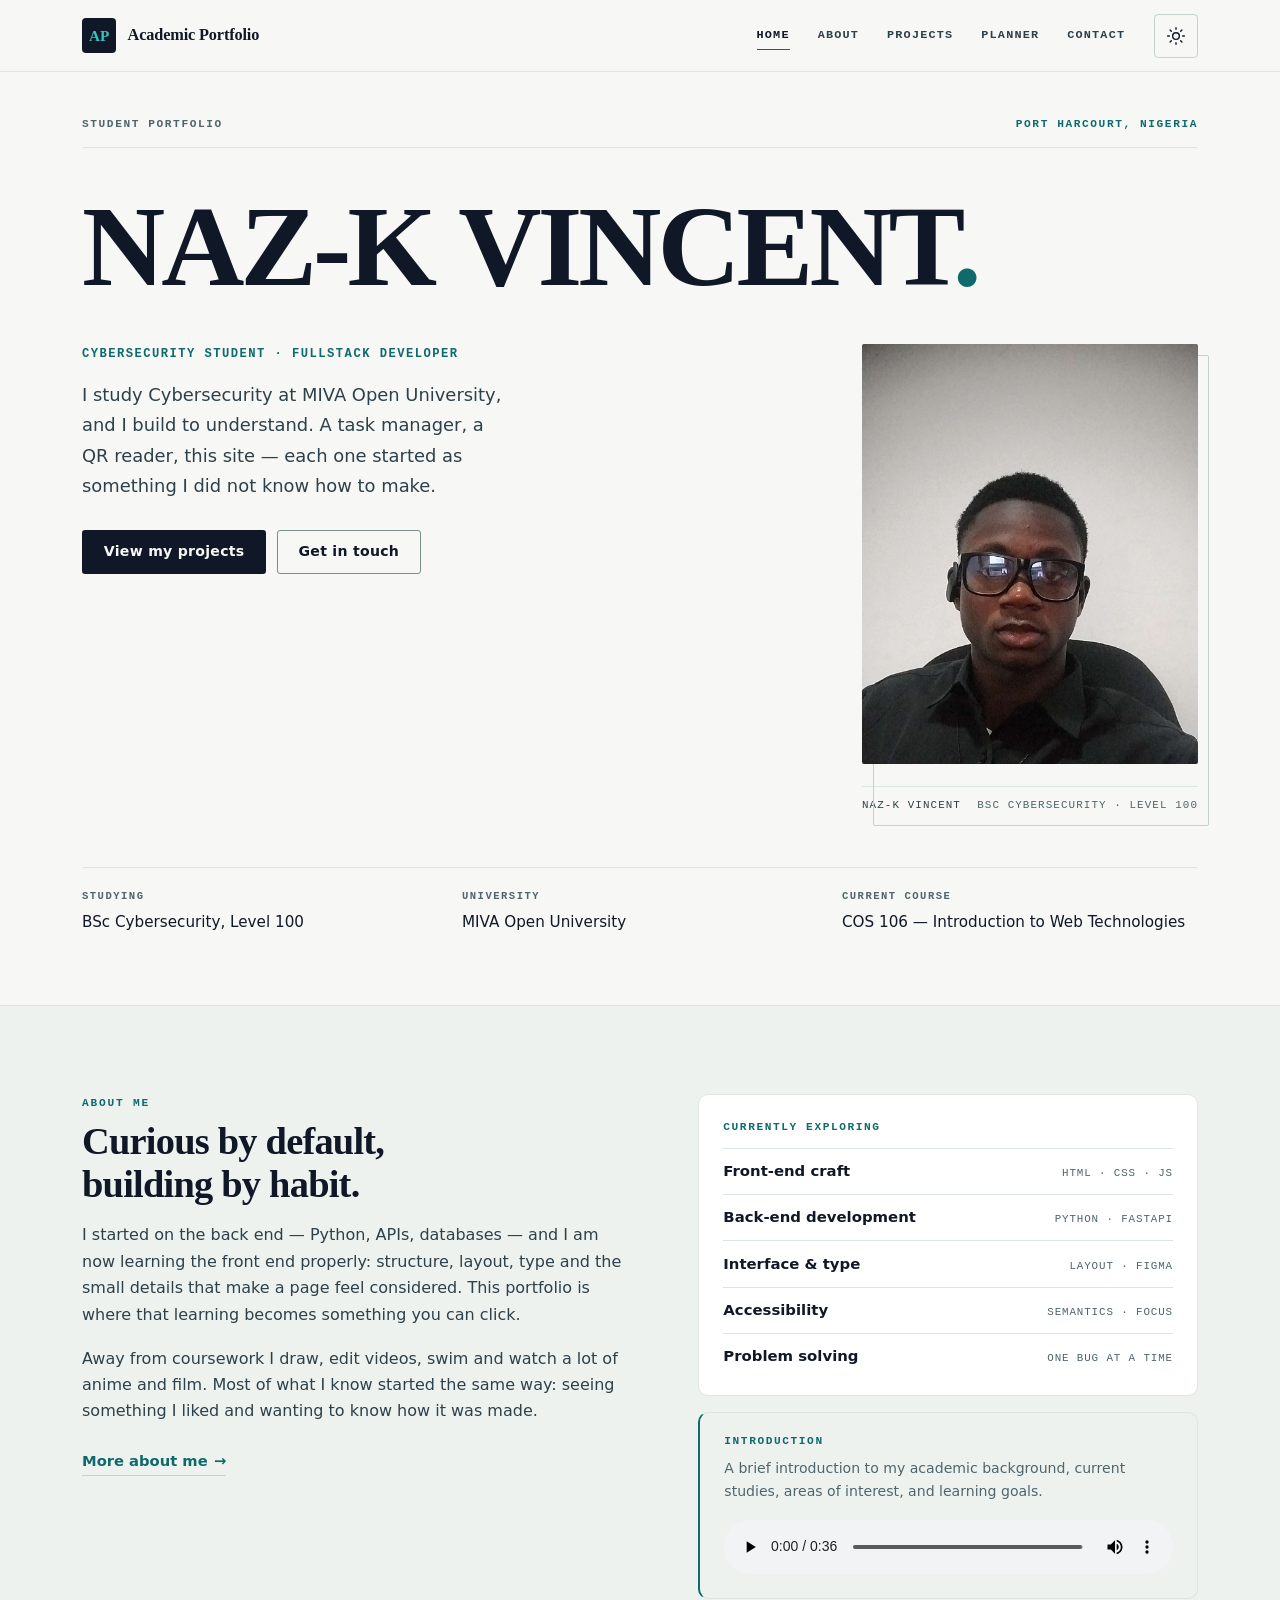
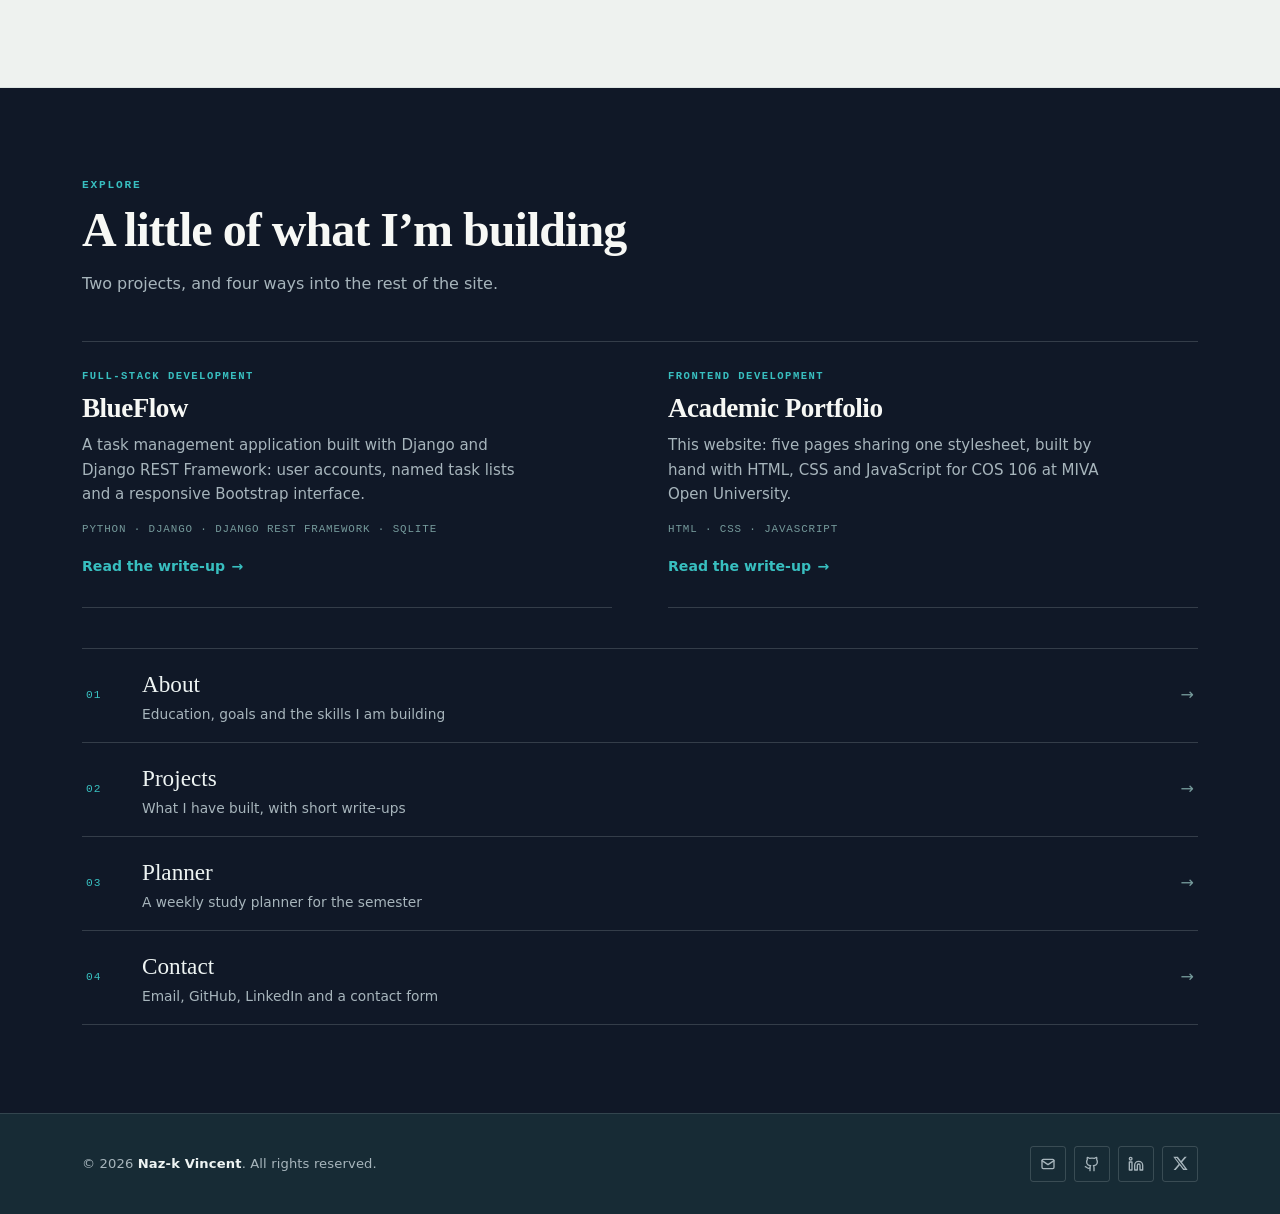
<file: index.html>
<!DOCTYPE html>
<html lang="en">
<head>
  <meta charset="utf-8">
  <meta name="viewport" content="width=device-width, initial-scale=1">
  <title>Naz-k Vincent | Student Portfolio</title>
  <meta name="description" content="Student portfolio of Naz-k Vincent, Cybersecurity student at MIVA Open University: background, selected projects, COS 106 study planner and contact details.">
  <meta name="author" content="Naz-k Vincent">
  <meta name="theme-color" content="#f7f8f5">
  <script src="js/theme.js"></script>
  <link rel="icon" href="images/favicon.svg" type="image/svg+xml">
  <link rel="stylesheet" href="css/style.css">
  <!-- If JavaScript is switched off the menu cannot be toggled, so show the
       links and hide the hamburger button instead of trapping them. -->
  <noscript>
    <style>
      .nav-toggle { display: none; }
      .primary-nav { display: block !important; }
    </style>
  </noscript>
</head>
<body>
  <a class="skip-link" href="#main">Skip to main content</a>

  <header class="site-header">
    <div class="container header-inner">
      <a class="brand" href="index.html">
        <span class="brand-mark" aria-hidden="true">AP</span>
        <span class="brand-text">Academic Portfolio</span>
      </a>

      <button class="nav-toggle" type="button" aria-expanded="false" aria-controls="primary-nav" aria-label="Menu">
        <span class="nav-toggle-bar" aria-hidden="true"></span>
        <span class="nav-toggle-bar" aria-hidden="true"></span>
        <span class="nav-toggle-bar" aria-hidden="true"></span>
      </button>

      <nav class="primary-nav" id="primary-nav" aria-label="Main">
        <ul class="nav-list">
          <li><a class="nav-link" href="index.html" aria-current="page">Home</a></li>
          <li><a class="nav-link" href="about.html">About</a></li>
          <li><a class="nav-link" href="projects.html">Projects</a></li>
          <li><a class="nav-link" href="planner.html">Planner</a></li>
          <li><a class="nav-link" href="contact.html">Contact</a></li>
        </ul>
      </nav>
      <button class="theme-toggle" type="button" aria-label="Switch to dark mode" title="Switch to dark mode">
        <svg class="theme-icon theme-icon-sun" viewBox="0 0 24 24" aria-hidden="true"><circle cx="12" cy="12" r="4"/><path d="M12 2v2m0 16v2M4.93 4.93l1.42 1.42m11.3 11.3 1.42 1.42M2 12h2m16 0h2M4.93 19.07l1.42-1.42m11.3-11.3 1.42-1.42"/></svg>
        <svg class="theme-icon theme-icon-moon" viewBox="0 0 24 24" aria-hidden="true"><path d="M20.5 15.5A8.5 8.5 0 0 1 8.5 3.5 8.5 8.5 0 1 0 20.5 15.5Z"/></svg>
      </button>
    </div>
  </header>

  <main id="main">
    <!-- ====================================================================
         HERO — the name first, then the person behind it
         ==================================================================== -->
    <section class="hero" aria-labelledby="hero-title">
      <div class="container">
        <div class="hero-masthead">
          <p class="mono-label">Student portfolio</p>
          <p class="mono-label hero-place">Port Harcourt, Nigeria</p>
        </div>

        <h1 class="hero-title" id="hero-title">
          <span class="hero-name">Naz-K</span>
          <span class="hero-name">Vincent<span class="dot">.</span></span>
        </h1>

        <div class="hero-body">
          <div class="hero-copy">
            <p class="hero-role">Cybersecurity student · Fullstack developer</p>
            <p class="hero-lead">
              I study Cybersecurity at MIVA Open University, and I build to
              understand. A task manager, a QR reader, this site — each one
              started as something I did not know how to make.
            </p>
            <div class="hero-actions">
              <a class="btn btn-primary" href="projects.html">View my projects</a>
              <a class="btn btn-ghost" href="contact.html">Get in touch</a>
            </div>
          </div>

          <figure class="hero-portrait">
            <img class="hero-photo" src="images/my-profile.jpeg"
                 alt="Portrait of Naz-k Vincent" width="1080" height="1920">
            <figcaption class="hero-caption">
              <span>Naz-k Vincent</span>
              <span class="hero-caption-meta">BSc Cybersecurity · Level 100</span>
            </figcaption>
          </figure>
        </div>

        <dl class="hero-facts">
          <div class="hero-fact">
            <dt>Studying</dt>
            <dd>BSc Cybersecurity, Level 100</dd>
          </div>
          <div class="hero-fact">
            <dt>University</dt>
            <dd>MIVA Open University</dd>
          </div>
          <div class="hero-fact">
            <dt>Current course</dt>
            <dd>COS 106 — Introduction to Web Technologies</dd>
          </div>
        </dl>
      </div>
    </section>

    <!-- ====================================================================
         ABOUT PREVIEW — a short introduction beside what I am working on now
         ==================================================================== -->
    <section class="section home-about" aria-labelledby="about-title">
      <div class="container home-about-grid">
        <div class="home-about-main">
          <p class="section-label">About me</p>
          <h2 class="section-title home-about-title" id="about-title">
            Curious by default, building by habit.
          </h2>
          <p class="home-about-text">
            I started on the back end — Python, APIs, databases — and I am now
            learning the front end properly: structure, layout, type and the
            small details that make a page feel considered. This portfolio is
            where that learning becomes something you can click.
          </p>
          <p class="home-about-text">
            Away from coursework I draw, edit videos, swim and watch a lot of
            anime and film. Most of what I know started the same way: seeing
            something I liked and wanting to know how it was made.
          </p>
          <a class="text-link" href="about.html">More about me <span aria-hidden="true">→</span></a>
        </div>

        <div class="home-about-side">
          <section class="now-panel" aria-labelledby="now-title">
            <h3 class="mono-label now-title" id="now-title">Currently exploring</h3>
            <ul class="now-list">
              <li class="now-item">
                <span class="now-name">Front-end craft</span>
                <span class="now-detail">HTML · CSS · JS</span>
              </li>
              <li class="now-item">
                <span class="now-name">Back-end development</span>
                <span class="now-detail">Python · FastAPI</span>
              </li>
              <li class="now-item">
                <span class="now-name">Interface &amp; type</span>
                <span class="now-detail">Layout · Figma</span>
              </li>
              <li class="now-item">
                <span class="now-name">Accessibility</span>
                <span class="now-detail">Semantics · focus</span>
              </li>
              <li class="now-item">
                <span class="now-name">Problem solving</span>
                <span class="now-detail">One bug at a time</span>
              </li>
            </ul>
          </section>

          <section class="voice-note" aria-labelledby="voice-title">
            <h3 class="mono-label voice-title" id="voice-title">Introduction</h3>
            <p class="voice-text">
                A brief introduction to my academic background, current studies,
                areas of interest, and learning goals.
            </p>
            <audio class="audio-player" controls preload="metadata" src="media/welcome-intro.mp3">
              Your browser does not support the audio element.
              <a href="media/welcome-intro.mp3">Download the welcome audio</a> instead.
            </audio>
          </section>
        </div>
      </div>
    </section>

    <!-- ====================================================================
         EXPLORE — two real projects, then the rest of the site as an index
         ==================================================================== -->
    <section class="section explore" aria-labelledby="explore-title">
      <div class="container">
        <div class="explore-head">
          <p class="section-label section-label-invert">Explore</p>
          <h2 class="explore-title" id="explore-title">A little of what I’m building</h2>
          <p class="explore-lead">
            Two projects, and four ways into the rest of the site.
          </p>
        </div>

        <div class="featured-grid">
          <article class="featured-item">
            <p class="featured-kicker">Full-stack development</p>
            <h3 class="featured-title">BlueFlow</h3>
            <p class="featured-text">
              A task management application built with Django and Django REST
              Framework: user accounts, named task lists and a responsive
              Bootstrap interface.
            </p>
            <p class="featured-tech">Python · Django · Django REST Framework · SQLite</p>
            <a class="featured-link" href="projects.html">Read the write-up <span aria-hidden="true">→</span></a>
          </article>

          <article class="featured-item">
            <p class="featured-kicker">Frontend development</p>
            <h3 class="featured-title">Academic Portfolio</h3>
            <p class="featured-text">
              This website: five pages sharing one stylesheet, built by hand
              with HTML, CSS and JavaScript for COS 106 at MIVA Open University.
            </p>
            <p class="featured-tech">HTML · CSS · JavaScript</p>
            <a class="featured-link" href="projects.html">Read the write-up <span aria-hidden="true">→</span></a>
          </article>
        </div>

        <nav class="explore-index" aria-label="Portfolio sections">
          <a class="explore-link" href="about.html">
            <span class="explore-number" aria-hidden="true">01</span>
            <span class="explore-name">About</span>
            <span class="explore-desc">Education, goals and the skills I am building</span>
            <span class="explore-arrow" aria-hidden="true">→</span>
          </a>
          <a class="explore-link" href="projects.html">
            <span class="explore-number" aria-hidden="true">02</span>
            <span class="explore-name">Projects</span>
            <span class="explore-desc">What I have built, with short write-ups</span>
            <span class="explore-arrow" aria-hidden="true">→</span>
          </a>
          <a class="explore-link" href="planner.html">
            <span class="explore-number" aria-hidden="true">03</span>
            <span class="explore-name">Planner</span>
            <span class="explore-desc">A weekly study planner for the semester</span>
            <span class="explore-arrow" aria-hidden="true">→</span>
          </a>
          <a class="explore-link" href="contact.html">
            <span class="explore-number" aria-hidden="true">04</span>
            <span class="explore-name">Contact</span>
            <span class="explore-desc">Email, GitHub, LinkedIn and a contact form</span>
            <span class="explore-arrow" aria-hidden="true">→</span>
          </a>
        </nav>
      </div>
    </section>
  </main>

  <footer class="site-footer">
    <div class="container footer-inner">
      <p class="footer-copy">© 2026 <strong>Naz-k Vincent</strong>. All rights reserved.</p>
      <ul class="footer-social">
        <li>
          <a class="social-link" href="mailto:nazkvin@gmail.com" aria-label="Email Naz-k Vincent">
            <svg viewBox="0 0 24 24" width="16" height="16" fill="none" stroke="currentColor"
                 stroke-width="2" stroke-linecap="round" stroke-linejoin="round"
                 aria-hidden="true" focusable="false">
              <rect x="3" y="5" width="18" height="14" rx="2"></rect>
              <path d="m3 7 9 6 9-6"></path>
            </svg>
          </a>
        </li>
        <li>
          <a class="social-link" href="https://github.com/nazzyvin" aria-label="Naz-k Vincent on GitHub"
             target="_blank" rel="noopener noreferrer">
            <svg viewBox="0 0 24 24" width="16" height="16" fill="none" stroke="currentColor"
                 stroke-width="2" stroke-linecap="round" stroke-linejoin="round"
                 aria-hidden="true" focusable="false">
              <path d="M15 22v-4a4.8 4.8 0 0 0-1-3.5c3 0 6-2 6-5.5.08-1.25-.27-2.48-1-3.5.28-1.15.28-2.35 0-3.5 0 0-1 0-3 1.5-2.64-.5-5.36-.5-8 0C6 2 5 2 5 2c-.3 1.15-.3 2.35 0 3.5A5.403 5.403 0 0 0 4 9c0 3.5 3 5.5 6 5.5-.39.49-.68 1.05-.85 1.65-.17.6-.22 1.23-.15 1.85v4"></path>
              <path d="M9 18c-4.51 2-5-2-7-2"></path>
            </svg>
          </a>
        </li>
        <li>
          <a class="social-link" href="https://www.linkedin.com/in/nazkvincent89" aria-label="Naz-k Vincent on LinkedIn"
             target="_blank" rel="noopener noreferrer">
            <svg viewBox="0 0 24 24" width="16" height="16" fill="none" stroke="currentColor"
                 stroke-width="2" stroke-linecap="round" stroke-linejoin="round"
                 aria-hidden="true" focusable="false">
              <path d="M16 8a6 6 0 0 1 6 6v7h-4v-7a2 2 0 0 0-2-2 2 2 0 0 0-2 2v7h-4v-7a6 6 0 0 1 6-6z"></path>
              <rect width="4" height="12" x="2" y="9"></rect>
              <circle cx="4" cy="4" r="2"></circle>
            </svg>
          </a>
        </li>
        <li>
          <a class="social-link" href="https://x.com/nazzy_17" target="_blank" rel="noopener noreferrer" aria-label="Visit my X profile">
            <svg xmlns="http://www.w3.org/2000/svg" viewBox="0 0 24 24"  width="16"
              height="16" fill="currentColor" aria-hidden="true">
              <path d="M18.901 1.153h3.308l-7.227 8.26 8.502 11.434h-6.657l-5.214-6.817-5.967 6.817H2.336l7.73-8.835L1.91 1.153h6.826l4.713 6.231zM17.743 18.847h1.833L7.084 3.053H5.117z"/>
            </svg>
          </a>
        </li>
      </ul>
    </div>
  </footer>

  <script src="js/main.js"></script>
</body>
</html>
</file>
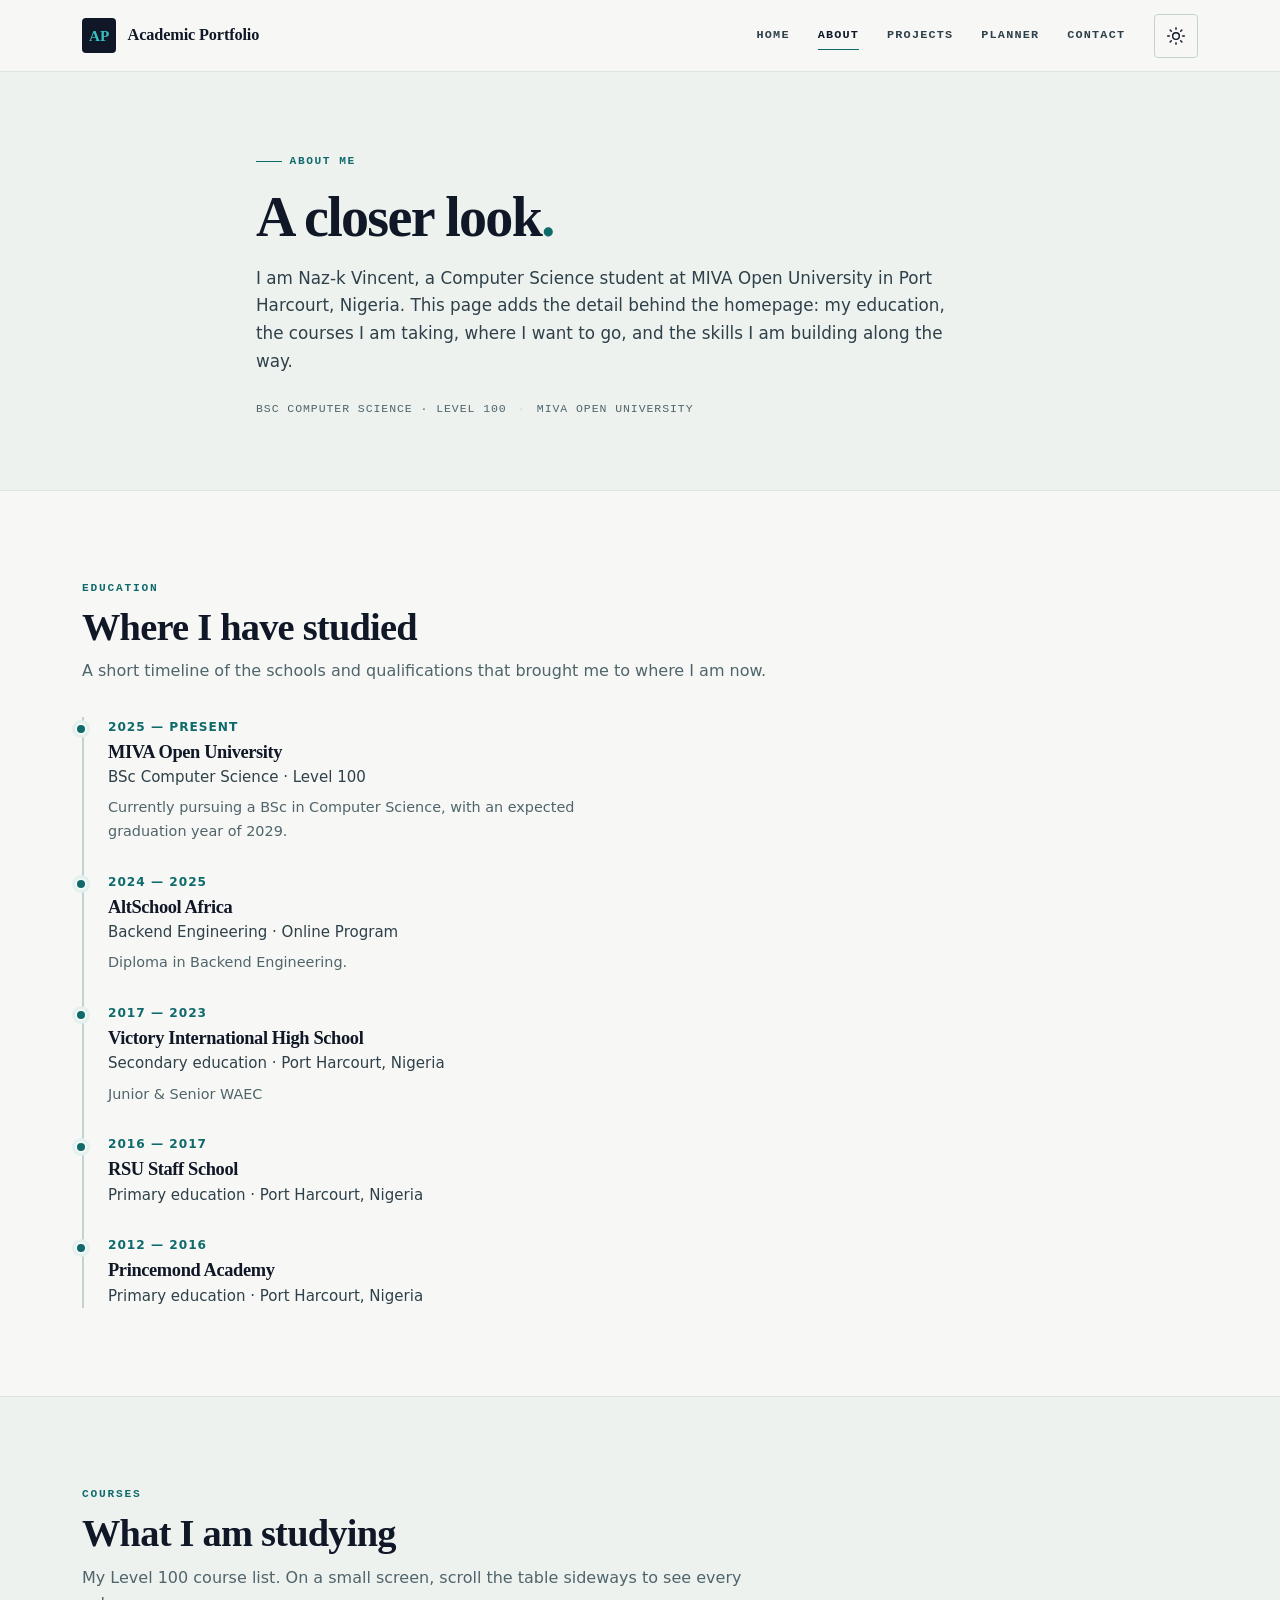
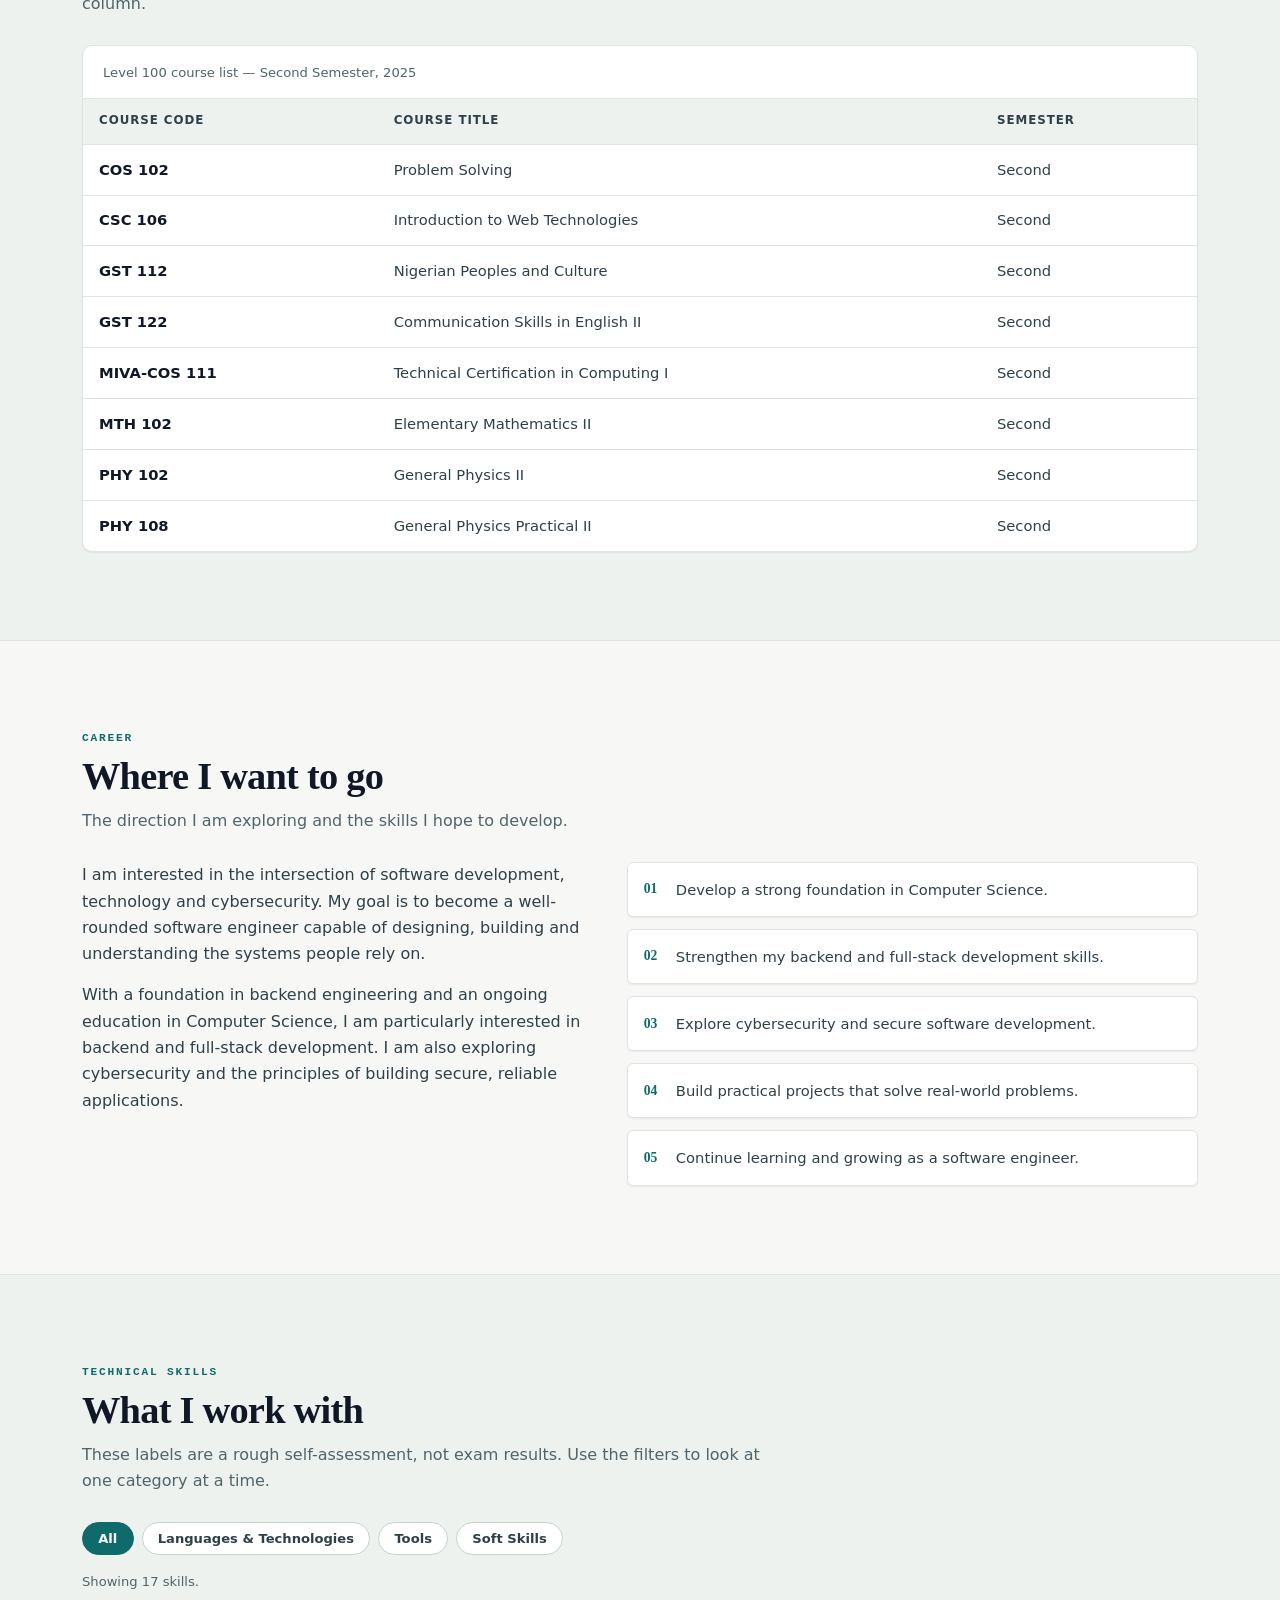
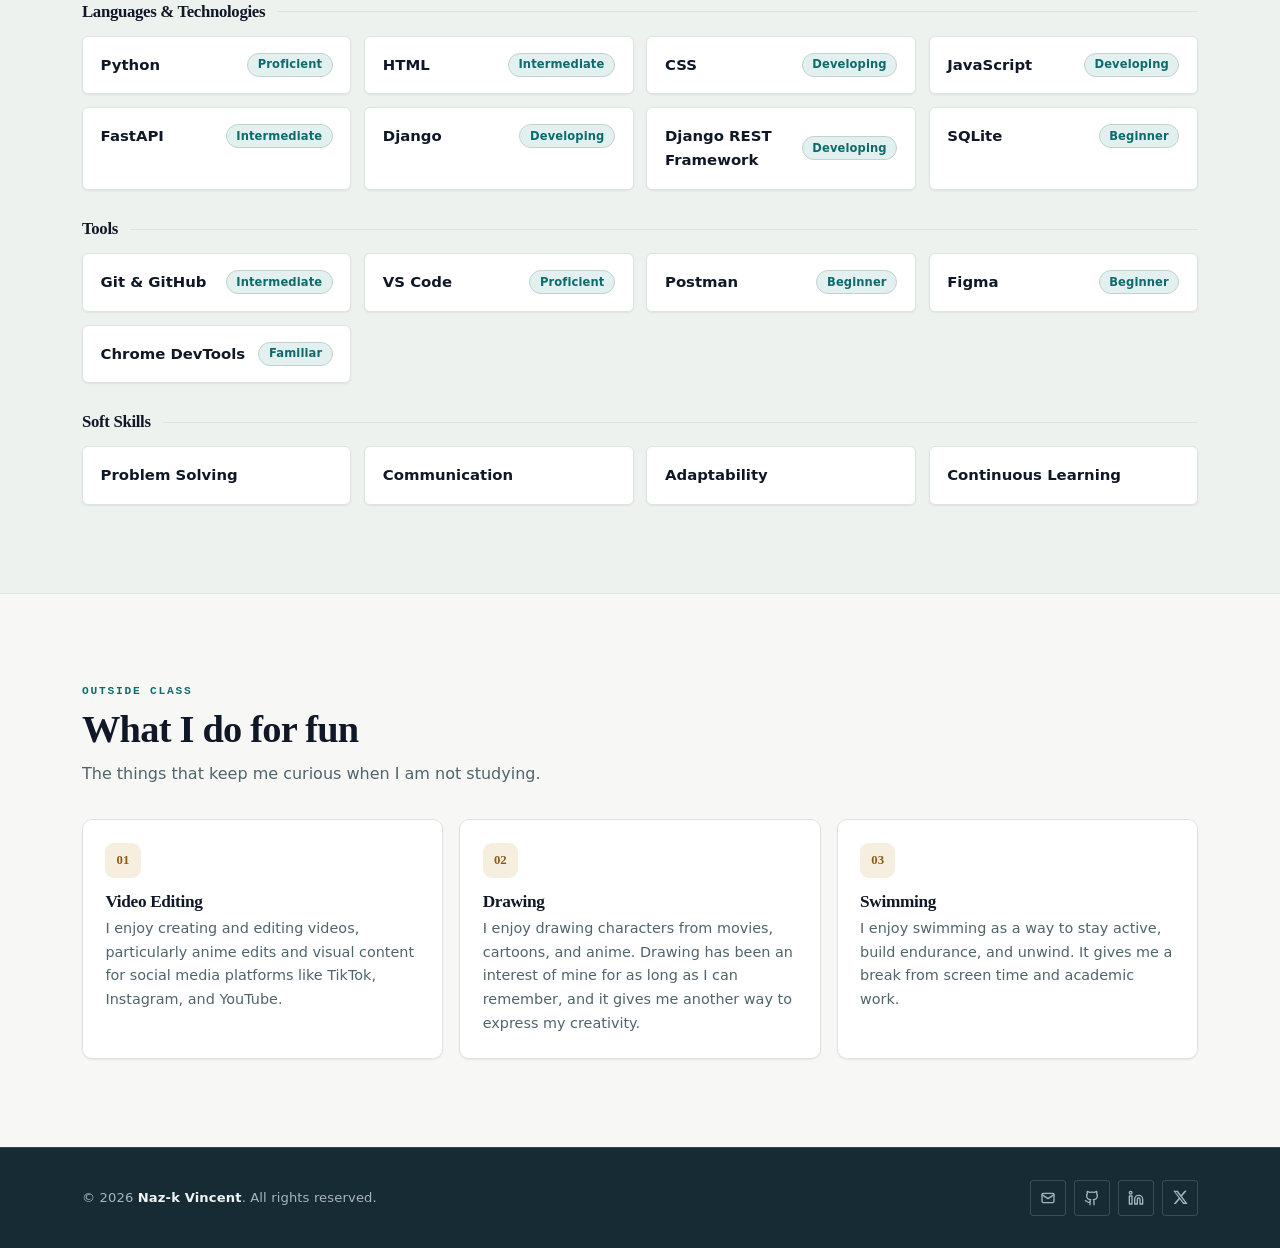
<file: about.html>
<!DOCTYPE html>
<html lang="en">
<head>
  <meta charset="utf-8">
  <meta name="viewport" content="width=device-width, initial-scale=1">
  <title>About | Naz-k Vincent - Student Portfolio</title>
  <meta name="description" content="About Naz-k Vincent, a Cybersecurity student at MIVA Open University: education, courses, career goals, technical skills and hobbies.">
  <meta name="author" content="Naz-k Vincent">
  <meta name="theme-color" content="#ffffff">
  <script src="js/theme.js"></script>
  <link rel="icon" href="images/favicon.svg" type="image/svg+xml">
  <link rel="stylesheet" href="css/style.css">
  <script src="js/about.js" defer></script>
  <noscript>
    <style>
      .nav-toggle { display: none; }
      .primary-nav { display: block !important; }
      /* The filter buttons and empty container need JS; hide them and show
         the plain fallback list instead. */
      .skills-controls,
      .skills-status,
      .skills-groups { display: none; }
    </style>
  </noscript>
</head>
<body>
  <a class="skip-link" href="#main">Skip to main content</a>

  <header class="site-header">
    <div class="container header-inner">
      <a class="brand" href="index.html">
        <span class="brand-mark" aria-hidden="true">AP</span>
        <span class="brand-text">Academic Portfolio</span>
      </a>

      <button class="nav-toggle" type="button" aria-expanded="false" aria-controls="primary-nav" aria-label="Menu">
        <span class="nav-toggle-bar" aria-hidden="true"></span>
        <span class="nav-toggle-bar" aria-hidden="true"></span>
        <span class="nav-toggle-bar" aria-hidden="true"></span>
      </button>

      <nav class="primary-nav" id="primary-nav" aria-label="Main">
        <ul class="nav-list">
          <li><a class="nav-link" href="index.html">Home</a></li>
          <li><a class="nav-link" href="about.html" aria-current="page">About</a></li>
          <li><a class="nav-link" href="projects.html">Projects</a></li>
          <li><a class="nav-link" href="planner.html">Planner</a></li>
          <li><a class="nav-link" href="contact.html">Contact</a></li>
        </ul>
      </nav>
      <button class="theme-toggle" type="button" aria-label="Switch to dark mode" title="Switch to dark mode"><svg class="theme-icon theme-icon-sun" viewBox="0 0 24 24" aria-hidden="true"><circle cx="12" cy="12" r="4"/><path d="M12 2v2m0 16v2M4.93 4.93l1.42 1.42m11.3 11.3 1.42 1.42M2 12h2m16 0h2M4.93 19.07l1.42-1.42m11.3-11.3 1.42-1.42"/></svg><svg class="theme-icon theme-icon-moon" viewBox="0 0 24 24" aria-hidden="true"><path d="M20.5 15.5A8.5 8.5 0 0 1 8.5 3.5 8.5 8.5 0 1 0 20.5 15.5Z"/></svg></button>
    </div>
  </header>

  <main id="main">
    <!-- Page intro -->
    <section class="about-hero" aria-labelledby="page-title">
      <div class="container about-hero-inner">
        <p class="eyebrow">About me</p>
        <h1 class="page-title" id="page-title">A closer look<span class="dot">.</span></h1>
        <p class="about-hero-lead">
          I am Naz-k Vincent, a Computer Science student at MIVA Open University
          in Port Harcourt, Nigeria. This page adds the detail behind the
          homepage: my education, the courses I am taking, where I want to go,
          and the skills I am building along the way.
        </p>
        <p class="hero-meta">
          <span>BSc Computer Science · Level 100</span>
          <span class="hero-meta-item">MIVA Open University</span>
        </p>
      </div>
    </section>

    <!-- 1. Educational background -->
    <section class="about-section" aria-labelledby="education-title">
      <div class="container">
        <div class="about-section-head">
          <p class="section-label">Education</p>
          <h2 class="section-title" id="education-title">Where I have studied</h2>
          <p class="section-lead">
            A short timeline of the schools and qualifications that brought me
            to where I am now.
          </p>
        </div>

        <ol class="timeline">
          <li class="timeline-item">
            <p class="timeline-date"><time datetime="2025">2025</time> — Present</p>
            <h3 class="timeline-title">MIVA Open University</h3>
            <p class="timeline-place">BSc Computer Science · Level 100</p>
            <p class="timeline-note">
              Currently pursuing a BSc in Computer Science, with an expected
              graduation year of 2029.
            </p>
          </li>

          <li class="timeline-item">
            <p class="timeline-date">
              <time datetime="2024">2024</time> — <time datetime="2025">2025</time>
            </p>
            <h3 class="timeline-title">AltSchool Africa</h3>
            <p class="timeline-place">Backend Engineering · Online Program</p>
            <p class="timeline-note">
              Diploma in Backend Engineering.
            </p>
          </li>

          <li class="timeline-item">
            <p class="timeline-date">
              <time datetime="2017">2017</time> — <time datetime="2023">2023</time>
            </p>
            <h3 class="timeline-title">Victory International High School</h3>
            <p class="timeline-place">Secondary education · Port Harcourt, Nigeria</p>
            <p class="timeline-note">
              Junior & Senior WAEC
            </p>
          </li>

          <li class="timeline-item">
            <p class="timeline-date">
              <time datetime="2016">2016</time> — <time datetime="2017">2017</time>
            </p>
            <h3 class="timeline-title">RSU Staff School</h3>
            <p class="timeline-place">Primary education · Port Harcourt, Nigeria</p>
          </li>

          <li class="timeline-item">
            <p class="timeline-date">
              <time datetime="2012">2012</time> — <time datetime="2016">2016</time>
            </p>
            <h3 class="timeline-title">Princemond Academy</h3>
            <p class="timeline-place">Primary education · Port Harcourt, Nigeria</p>
          </li>
        </ol>
      </div>
    </section>

    <!-- 2. Course table -->
    <section class="about-section section-alt" aria-labelledby="courses-title">
      <div class="container">
        <div class="about-section-head">
          <p class="section-label">Courses</p>
          <h2 class="section-title" id="courses-title">What I am studying</h2>
          <p class="section-lead">
            My Level 100 course list. On a small screen, scroll the table
            sideways to see every column.
          </p>
        </div>
        
        <div class="table-scroll" role="region"
            aria-label="Second semester course list — scroll horizontally for all columns"
            tabindex="0">
          <table class="courses-table">
            <caption>
              Level 100 course list — Second Semester, 2025
            </caption>
            <thead>
              <tr>
                <th scope="col">Course code</th>
                <th scope="col">Course title</th>
                <th scope="col">Semester</th>
              </tr>
            </thead>
            <tbody>
              <tr>
                <th scope="row">COS 102</th>
                <td>Problem Solving</td>
                <td>Second</td>
              </tr>
              <tr>
                <th scope="row">CSC 106</th>
                <td>Introduction to Web Technologies</td>
                <td>Second</td>
              </tr>
              <tr>
                <th scope="row">GST 112</th>
                <td>Nigerian Peoples and Culture</td>
                <td>Second</td>
              </tr>
              <tr>
                <th scope="row">GST 122</th>
                <td>Communication Skills in English II</td>
                <td>Second</td>
              </tr>
              <tr>
                <th scope="row">MIVA-COS 111</th>
                <td>Technical Certification in Computing I</td>
                <td>Second</td>
              </tr>
              <tr>
                <th scope="row">MTH 102</th>
                <td>Elementary Mathematics II</td>
                <td>Second</td>
              </tr>
              <tr>
                <th scope="row">PHY 102</th>
                <td>General Physics II</td>
                <td>Second</td>
              </tr>
              <tr>
                <th scope="row">PHY 108</th>
                <td>General Physics Practical II</td>
                <td>Second</td>
              </tr>
            </tbody>
          </table>
        </div>
      </div>
    </section>

    <!-- 3. Career aspirations -->
    <section class="about-section" aria-labelledby="goals-title">
      <div class="container">
        <div class="about-section-head">
          <p class="section-label">Career</p>
          <h2 class="section-title" id="goals-title">Where I want to go</h2>
          <p class="section-lead">
            The direction I am exploring and the skills I hope to develop.
          </p>
        </div>

        <div class="about-split">
          <div class="about-copy">
            <p>
              I am interested in the intersection of software development,
              technology and cybersecurity. My goal is to become a well-rounded
              software engineer capable of designing, building and understanding
              the systems people rely on.
            </p>
            <p>
              With a foundation in backend engineering and an ongoing education
              in Computer Science, I am particularly interested in backend and
              full-stack development. I am also exploring cybersecurity and
              the principles of building secure, reliable applications.
            </p>
          </div>

          <ol class="goal-list">
            <li>Develop a strong foundation in Computer Science.</li>
            <li>Strengthen my backend and full-stack development skills.</li>
            <li>Explore cybersecurity and secure software development.</li>
            <li>Build practical projects that solve real-world problems.</li>
            <li>Continue learning and growing as a software engineer.</li>
          </ol>
        </div>
      </div>
    </section>

    <!-- 4. Technical skills (built by js/about.js) -->
    <section class="about-section section-alt" aria-labelledby="skills-title">
      <div class="container">
        <div class="about-section-head">
          <p class="section-label">Technical skills</p>
          <h2 class="section-title" id="skills-title">What I work with</h2>
          <p class="section-lead">
            These labels are a rough self-assessment, not exam results. Use the
            filters to look at one category at a time.
          </p>
        </div>

        <div class="skills-controls" role="group" aria-label="Filter skills by category">
          <button class="filter-btn" type="button" data-filter="all" aria-pressed="true">All</button>
          <button class="filter-btn" type="button" data-filter="Languages &amp; Technologies" aria-pressed="false">Languages &amp; Technologies</button>
          <button class="filter-btn" type="button" data-filter="Tools" aria-pressed="false">Tools</button>
          <button class="filter-btn" type="button" data-filter="Soft Skills" aria-pressed="false">Soft Skills</button>
        </div>

        <p class="skills-status" id="skills-status" role="status"></p>
        <div class="skills-groups" id="skills-list"></div>

        <!-- Shown only when JavaScript is off. Keep in sync with about.js. -->
        <noscript>
          <div class="skill-group">
            <h3 class="skill-group-title">Languages & Technologies</h3>
            <ul class="skills-grid">
              <li class="skill-card">
                <div class="skill-head">
                  <span class="skill-name">Python</span>
                  <span class="skill-badge">Proficient</span>
                </div>
              </li>
              <li class="skill-card">
                <div class="skill-head">
                  <span class="skill-name">HTML</span>
                  <span class="skill-badge">Intermediate</span>
                </div>
              </li>
              <li class="skill-card">
                <div class="skill-head">
                  <span class="skill-name">CSS</span>
                  <span class="skill-badge">Developing</span>
                </div>
              </li>
              <li class="skill-card">
                <div class="skill-head">
                  <span class="skill-name">JavaScript</span>
                  <span class="skill-badge">Developing</span>
                </div>
              </li>
              <li class="skill-card">
                <div class="skill-head">
                  <span class="skill-name">FastAPI</span>
                  <span class="skill-badge">Intermediate</span>
                </div>
              </li>
              <li class="skill-card">
                <div class="skill-head">
                  <span class="skill-name">Django</span>
                  <span class="skill-badge">Developing</span>
                </div>
              </li>
              <li class="skill-card">
                <div class="skill-head">
                  <span class="skill-name">Django REST Framework</span>
                  <span class="skill-badge">Developing</span>
                </div>
              </li>
              <li class="skill-card">
                <div class="skill-head">
                  <span class="skill-name">SQLite</span>
                  <span class="skill-badge">Beginner</span>
                </div>
              </li>
            </ul>
          </div>

          <div class="skill-group">
            <h3 class="skill-group-title">Tools</h3>
            <ul class="skills-grid">
              <li class="skill-card">
                <div class="skill-head">
                  <span class="skill-name">Git &amp; GitHub</span>
                  <span class="skill-badge">Intermediate</span>
                </div>
              </li>
              <li class="skill-card">
                <div class="skill-head">
                  <span class="skill-name">VS Code</span>
                  <span class="skill-badge">Proficient</span>
                </div>
              </li>
              <li class="skill-card">
                <div class="skill-head">
                  <span class="skill-name">Postman</span>
                  <span class="skill-badge">Beginner</span>
                </div>
              </li>
              <li class="skill-card">
                <div class="skill-head">
                  <span class="skill-name">Figma</span>
                  <span class="skill-badge">Beginner</span>
                </div>
              </li>
              <li class="skill-card">
                <div class="skill-head">
                  <span class="skill-name">Chrome DevTools</span>
                  <span class="skill-badge">Familiar</span>
                </div>
              </li>
            </ul>
          </div>

          <div class="skill-group">
            <h3 class="skill-group-title">Soft Skills</h3>
            <ul class="skills-grid">
              <li class="skill-card">
                <div class="skill-head">
                  <span class="skill-name">Problem Solving</span>
                </div>
              </li>
              <li class="skill-card">
                <div class="skill-head">
                  <span class="skill-name">Communication</span>
                </div>
              </li>
              <li class="skill-card">
                <div class="skill-head">
                  <span class="skill-name">Adaptability</span>
                </div>
              </li>
              <li class="skill-card">
                <div class="skill-head">
                  <span class="skill-name">Continuous Learning</span>
                </div>
              </li>
            </ul>
          </div>
        </noscript>
      </div>
    </section>

    <!-- 5. Hobbies and interests -->
    <section class="about-section" aria-labelledby="hobbies-title">
      <div class="container">
        <div class="about-section-head">
          <p class="section-label">Outside class</p>
          <h2 class="section-title" id="hobbies-title">What I do for fun</h2>
          <p class="section-lead">
            The things that keep me curious when I am not studying.
          </p>
        </div>

        <div class="hobby-grid">
          <article class="hobby-card">
            <span class="hobby-mark" aria-hidden="true">01</span>
            <h3 class="hobby-title">Video Editing</h3>
            <p class="hobby-text">
              I enjoy creating and editing videos, particularly anime edits and
              visual content for social media platforms like TikTok, Instagram,
              and YouTube.
            </p>
          </article>

          <article class="hobby-card">
            <span class="hobby-mark" aria-hidden="true">02</span>
            <h3 class="hobby-title">Drawing</h3>
            <p class="hobby-text">
              I enjoy drawing characters from movies, cartoons, and anime.
              Drawing has been an interest of mine for as long as I can remember,
              and it gives me another way to express my creativity.
            </p>
          </article>

          <article class="hobby-card">
            <span class="hobby-mark" aria-hidden="true">03</span>
            <h3 class="hobby-title">Swimming</h3>
            <p class="hobby-text">
              I enjoy swimming as a way to stay active, build endurance, and
              unwind. It gives me a break from screen time and academic work.
            </p>
          </article>
        </div>
      </div>
    </section>
  </main>

  <footer class="site-footer">
    <div class="container footer-inner">
      <p class="footer-copy">© 2026 <strong>Naz-k Vincent</strong>. All rights reserved.</p>
      <ul class="footer-social">
        <li>
          <a class="social-link" href="mailto:nazkvin@gmail.com" aria-label="Email Naz-k Vincent">
            <svg viewBox="0 0 24 24" width="16" height="16" fill="none" stroke="currentColor"
                 stroke-width="2" stroke-linecap="round" stroke-linejoin="round"
                 aria-hidden="true" focusable="false">
              <rect x="3" y="5" width="18" height="14" rx="2"></rect>
              <path d="m3 7 9 6 9-6"></path>
            </svg>
          </a>
        </li>
        <li>
          <a class="social-link" href="https://github.com/nazzyvin" aria-label="Naz-k Vincent on GitHub"
             target="_blank" rel="noopener noreferrer">
            <svg viewBox="0 0 24 24" width="16" height="16" fill="none" stroke="currentColor"
                 stroke-width="2" stroke-linecap="round" stroke-linejoin="round"
                 aria-hidden="true" focusable="false">
              <path d="M15 22v-4a4.8 4.8 0 0 0-1-3.5c3 0 6-2 6-5.5.08-1.25-.27-2.48-1-3.5.28-1.15.28-2.35 0-3.5 0 0-1 0-3 1.5-2.64-.5-5.36-.5-8 0C6 2 5 2 5 2c-.3 1.15-.3 2.35 0 3.5A5.403 5.403 0 0 0 4 9c0 3.5 3 5.5 6 5.5-.39.49-.68 1.05-.85 1.65-.17.6-.22 1.23-.15 1.85v4"></path>
              <path d="M9 18c-4.51 2-5-2-7-2"></path>
            </svg>
          </a>
        </li>
        <li>
          <a class="social-link" href="https://www.linkedin.com/in/nazkvincent89" aria-label="Naz-k Vincent on LinkedIn"
             target="_blank" rel="noopener noreferrer">
            <svg viewBox="0 0 24 24" width="16" height="16" fill="none" stroke="currentColor"
                 stroke-width="2" stroke-linecap="round" stroke-linejoin="round"
                 aria-hidden="true" focusable="false">
              <path d="M16 8a6 6 0 0 1 6 6v7h-4v-7a2 2 0 0 0-2-2 2 2 0 0 0-2 2v7h-4v-7a6 6 0 0 1 6-6z"></path>
              <rect width="4" height="12" x="2" y="9"></rect>
              <circle cx="4" cy="4" r="2"></circle>
            </svg>
          </a>
        </li>
        <li>
          <a class="social-link" href="https://x.com/nazzy_17" target="_blank" rel="noopener noreferrer" aria-label="Visit my X profile">
            <svg xmlns="http://www.w3.org/2000/svg" viewBox="0 0 24 24"  width="16"
              height="16" fill="currentColor" aria-hidden="true">
              <path d="M18.901 1.153h3.308l-7.227 8.26 8.502 11.434h-6.657l-5.214-6.817-5.967 6.817H2.336l7.73-8.835L1.91 1.153h6.826l4.713 6.231zM17.743 18.847h1.833L7.084 3.053H5.117z"/>
            </svg>
          </a>
        </li>
      </ul>
    </div>
  </footer>

  <script src="js/main.js"></script>
</body>
</html>
</file>
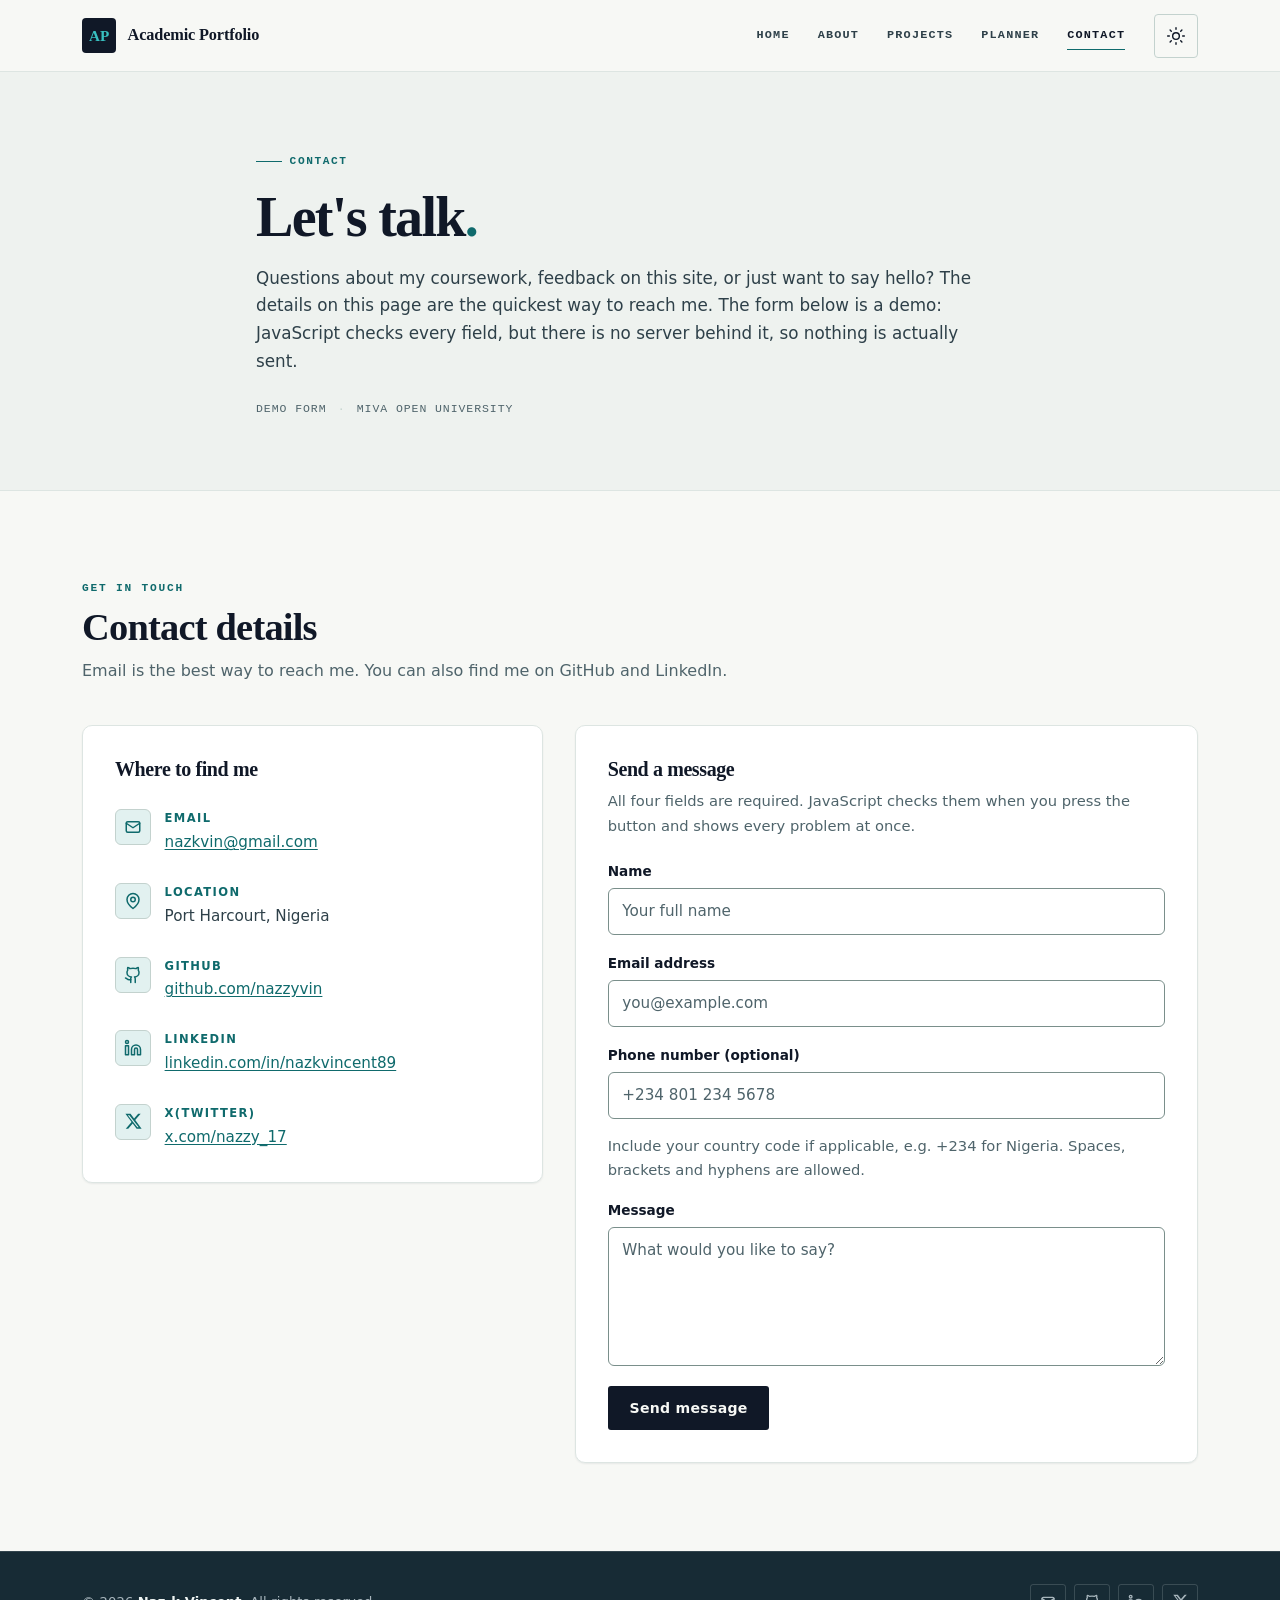
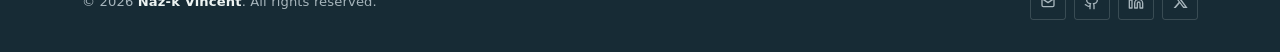
<file: contact.html>
<!DOCTYPE html>
<html lang="en">
<head>
  <meta charset="utf-8">
  <meta name="viewport" content="width=device-width, initial-scale=1">
  <title>Contact | Naz-k Vincent - Student Portfolio</title>
  <meta name="description" content="Contact Naz-k Vincent about COS 106 coursework or this portfolio. Email, location and social links, plus a demo contact form checked with JavaScript.">
  <meta name="author" content="Naz-k Vincent">
  <meta name="theme-color" content="#ffffff">
  <script src="js/theme.js"></script>
  <link rel="icon" href="images/favicon.svg" type="image/svg+xml">
  <link rel="stylesheet" href="css/style.css">
  <script src="js/contact.js" defer></script>
  <noscript>
    <style>
      .nav-toggle { display: none; }
      .primary-nav { display: block !important; }
      .contact-form,
      .contact-form-intro,
      .form-status { display: none; }
    </style>
  </noscript>
</head>
<body>
  <a class="skip-link" href="#main">Skip to main content</a>

  <header class="site-header">
    <div class="container header-inner">
      <a class="brand" href="index.html">
        <span class="brand-mark" aria-hidden="true">AP</span>
        <span class="brand-text">Academic Portfolio</span>
      </a>

      <button class="nav-toggle" type="button" aria-expanded="false" aria-controls="primary-nav" aria-label="Menu">
        <span class="nav-toggle-bar" aria-hidden="true"></span>
        <span class="nav-toggle-bar" aria-hidden="true"></span>
        <span class="nav-toggle-bar" aria-hidden="true"></span>
      </button>

      <nav class="primary-nav" id="primary-nav" aria-label="Main">
        <ul class="nav-list">
          <li><a class="nav-link" href="index.html">Home</a></li>
          <li><a class="nav-link" href="about.html">About</a></li>
          <li><a class="nav-link" href="projects.html">Projects</a></li>
          <li><a class="nav-link" href="planner.html">Planner</a></li>
          <li><a class="nav-link" href="contact.html" aria-current="page">Contact</a></li>
        </ul>
      </nav>
      <button class="theme-toggle" type="button" aria-label="Switch to dark mode" title="Switch to dark mode"><svg class="theme-icon theme-icon-sun" viewBox="0 0 24 24" aria-hidden="true"><circle cx="12" cy="12" r="4"/><path d="M12 2v2m0 16v2M4.93 4.93l1.42 1.42m11.3 11.3 1.42 1.42M2 12h2m16 0h2M4.93 19.07l1.42-1.42m11.3-11.3 1.42-1.42"/></svg><svg class="theme-icon theme-icon-moon" viewBox="0 0 24 24" aria-hidden="true"><path d="M20.5 15.5A8.5 8.5 0 0 1 8.5 3.5 8.5 8.5 0 1 0 20.5 15.5Z"/></svg></button>
    </div>
  </header>

  <main id="main">
    <!-- Page intro -->
    <section class="contact-hero" aria-labelledby="page-title">
      <div class="container contact-hero-inner">
        <p class="eyebrow">Contact</p>
        <h1 class="page-title" id="page-title">Let's talk<span class="dot">.</span></h1>
        <p class="contact-hero-lead">
          Questions about my coursework, feedback on this site, or just want to
          say hello? The details on this page are the quickest way to reach me.
          The form below is a demo: JavaScript checks every field, but there is
          no server behind it, so nothing is actually sent.
        </p>
        <p class="hero-meta">
          <span>Demo form</span>
          <span class="hero-meta-item">MIVA Open University</span>
        </p>
      </div>
    </section>

    <!-- Contact details + form -->
    <section class="contact-section" aria-labelledby="contact-title">
      <div class="container">
        <div class="contact-section-head">
          <p class="section-label">Get in touch</p>
          <h2 class="section-title" id="contact-title">Contact details</h2>
          <p class="section-lead">
            Email is the best way to reach me. You can also find me on GitHub
            and LinkedIn.
          </p>
        </div>

        <div class="contact-layout">
          <!-- Left column: the details list -->
          <div class="panel contact-details">
            <h3 class="panel-title">Where to find me</h3>

            <ul class="contact-list">
              <li class="contact-item">
                <span class="contact-icon" aria-hidden="true">
                  <svg viewBox="0 0 24 24" width="18" height="18" fill="none"
                       stroke="currentColor" stroke-width="2"
                       stroke-linecap="round" stroke-linejoin="round"
                       focusable="false">
                    <rect x="3" y="5" width="18" height="14" rx="2"></rect>
                    <path d="m3 7 9 6 9-6"></path>
                  </svg>
                </span>
                <div class="contact-text">
                  <p class="contact-label">Email</p>
                  <p class="contact-value">
                    <a href="mailto:nazkvin@gmail.com">nazkvin@gmail.com</a>
                  </p>
                </div>
              </li>

              <li class="contact-item">
                <span class="contact-icon" aria-hidden="true">
                  <svg viewBox="0 0 24 24" width="18" height="18" fill="none"
                       stroke="currentColor" stroke-width="2"
                       stroke-linecap="round" stroke-linejoin="round"
                       focusable="false">
                    <path d="M20 10c0 6-8 12-8 12s-8-6-8-12a8 8 0 0 1 16 0Z"></path>
                    <circle cx="12" cy="10" r="3"></circle>
                  </svg>
                </span>
                <div class="contact-text">
                  <p class="contact-label">Location</p>
                  <p class="contact-value">Port Harcourt, Nigeria</p>
                </div>
              </li>

              <li class="contact-item">
                <span class="contact-icon" aria-hidden="true">
                  <svg viewBox="0 0 24 24" width="18" height="18" fill="none"
                       stroke="currentColor" stroke-width="2"
                       stroke-linecap="round" stroke-linejoin="round"
                       focusable="false">
                    <path d="M15 22v-4a4.8 4.8 0 0 0-1-3.5c3 0 6-2 6-5.5.08-1.25-.27-2.48-1-3.5.28-1.15.28-2.35 0-3.5 0 0-1 0-3 1.5-2.64-.5-5.36-.5-8 0C6 2 5 2 5 2c-.3 1.15-.3 2.35 0 3.5A5.403 5.403 0 0 0 4 9c0 3.5 3 5.5 6 5.5-.39.49-.68 1.05-.85 1.65-.17.6-.22 1.23-.15 1.85v4"></path>
                    <path d="M9 18c-4.51 2-5-2-7-2"></path>
                  </svg>
                </span>
                <div class="contact-text">
                  <p class="contact-label">GitHub</p>
                  <p class="contact-value"><a href="https://github.com/nazzyvin" target="_blank" rel="noopener noreferrer">github.com/nazzyvin</a></p>
                </div>
              </li>

              <li class="contact-item">
                <span class="contact-icon" aria-hidden="true">
                  <svg viewBox="0 0 24 24" width="18" height="18" fill="none"
                       stroke="currentColor" stroke-width="2"
                       stroke-linecap="round" stroke-linejoin="round"
                       focusable="false">
                    <path d="M16 8a6 6 0 0 1 6 6v7h-4v-7a2 2 0 0 0-2-2 2 2 0 0 0-2 2v7h-4v-7a6 6 0 0 1 6-6z"></path>
                    <rect width="4" height="12" x="2" y="9"></rect>
                    <circle cx="4" cy="4" r="2"></circle>
                  </svg>
                </span>
                <div class="contact-text">
                  <p class="contact-label">LinkedIn</p>
                  <p class="contact-value"><a href="https://www.linkedin.com/in/nazkvincent89" target="_blank" rel="noopener noreferrer">linkedin.com/in/nazkvincent89</a></p>
                </div>
              </li>
              
              <li class="contact-item">
                <span class="contact-icon" aria-hidden="true">
                  <svg xmlns="http://www.w3.org/2000/svg" viewBox="0 0 24 24"
                    width="18" height="18" fill="currentColor" aria-hidden="true">
                    <path d="M18.901 1.153h3.308l-7.227 8.26 8.502 11.434h-6.657l-5.214-6.817-5.967 6.817H2.336l7.73-8.835L1.91 1.153h6.826l4.713 6.231zM17.743 18.847h1.833L7.084 3.053H5.117z"/>
                  </svg>
                </span>
                <div class="contact-text">
                  <p class="contact-label">X(Twitter)</p>
                  <p class="contact-value"><a href="https://x.com/nazzy_17" target="_blank" rel="noopener noreferrer">x.com/nazzy_17</a></p>
                </div>
              </li>
            </ul>

          </div>

          <!-- Right column: the form -->
          <div class="panel contact-form-panel">
            <h3 class="panel-title" id="form-title">Send a message</h3>
            <p class="contact-form-intro">
              All four fields are required. JavaScript checks them when you
              press the button and shows every problem at once.
            </p>

            <noscript>
              <p class="note">
                JavaScript is switched off, so the form cannot check your
                details. Please email me at
                <a href="mailto:your.email@example.com">your.email@example.com</a>
                instead.
              </p>
            </noscript>

            <!-- novalidate switches OFF the browser's own validation bubbles.
                 Our JavaScript then runs instead, which means we control the
                 wording, the styling, and show all errors at once rather than
                 one field at a time. Without novalidate the browser would
                 block the submit event before our code ever saw it. -->
            <form class="contact-form" id="contact-form" novalidate aria-labelledby="form-title">

              <div class="field">
                <label class="field-label" for="name">Name</label>
                <input class="field-input" id="name" name="name" type="text"
                       autocomplete="name" placeholder="Your full name"
                       required aria-describedby="name-error">
                <!-- aria-describedby links this input to the message below, so
                     a screen reader reads the error as part of the field. -->
                <p class="field-error" id="name-error"></p>
              </div>

              <div class="field">
                <label class="field-label" for="email">Email address</label>
                <input class="field-input" id="email" name="email" type="email"
                       autocomplete="email" placeholder="you@example.com"
                       required aria-describedby="email-error">
                <p class="field-error" id="email-error"></p>
              </div>

              <div class="field">
                <label class="field-label" for="phone">Phone number (optional)</label>
                <input class="field-input" id="phone" name="phone" type="tel"
                      inputmode="tel" autocomplete="tel"
                      placeholder="+234 801 234 5678"
                      aria-describedby="phone-hint phone-error">

                <p class="field-hint" id="phone-hint">
                  Include your country code if applicable, e.g. +234 for Nigeria.
                  Spaces, brackets and hyphens are allowed.
                </p>
                <p class="field-error" id="phone-error"></p>
              </div>

              <div class="field">
                <label class="field-label" for="message">Message</label>
                <textarea class="field-input field-textarea" id="message" name="message"
                          rows="5" placeholder="What would you like to say?"
                          required aria-describedby="message-error"></textarea>
                <p class="field-error" id="message-error"></p>
              </div>

              <div class="form-actions">
                <button class="btn btn-primary" type="submit">Send message</button>
              </div>

              <!-- aria-live="polite" tells assistive technology to announce
                   whatever text lands in here, without stealing focus. -->
              <p class="form-status" id="form-status" role="status" aria-live="polite"></p>
            </form>
          </div>
        </div>
      </div>
    </section>
  </main>

  <footer class="site-footer">
    <div class="container footer-inner">
      <p class="footer-copy">© 2026 <strong>Naz-k Vincent</strong>. All rights reserved.</p>
      <ul class="footer-social">
        <li>
          <a class="social-link" href="mailto:nazkvin@gmail.com" aria-label="Email Naz-k Vincent">
            <svg viewBox="0 0 24 24" width="16" height="16" fill="none" stroke="currentColor"
                 stroke-width="2" stroke-linecap="round" stroke-linejoin="round"
                 aria-hidden="true" focusable="false">
              <rect x="3" y="5" width="18" height="14" rx="2"></rect>
              <path d="m3 7 9 6 9-6"></path>
            </svg>
          </a>
        </li>
        <li>
          <a class="social-link" href="https://github.com/nazzyvin" aria-label="Naz-k Vincent on GitHub"
             target="_blank" rel="noopener noreferrer">
            <svg viewBox="0 0 24 24" width="16" height="16" fill="none" stroke="currentColor"
                 stroke-width="2" stroke-linecap="round" stroke-linejoin="round"
                 aria-hidden="true" focusable="false">
              <path d="M15 22v-4a4.8 4.8 0 0 0-1-3.5c3 0 6-2 6-5.5.08-1.25-.27-2.48-1-3.5.28-1.15.28-2.35 0-3.5 0 0-1 0-3 1.5-2.64-.5-5.36-.5-8 0C6 2 5 2 5 2c-.3 1.15-.3 2.35 0 3.5A5.403 5.403 0 0 0 4 9c0 3.5 3 5.5 6 5.5-.39.49-.68 1.05-.85 1.65-.17.6-.22 1.23-.15 1.85v4"></path>
              <path d="M9 18c-4.51 2-5-2-7-2"></path>
            </svg>
          </a>
        </li>
        <li>
          <a class="social-link" href="https://www.linkedin.com/in/nazkvincent89" aria-label="Naz-k Vincent on LinkedIn"
             target="_blank" rel="noopener noreferrer">
            <svg viewBox="0 0 24 24" width="16" height="16" fill="none" stroke="currentColor"
                 stroke-width="2" stroke-linecap="round" stroke-linejoin="round"
                 aria-hidden="true" focusable="false">
              <path d="M16 8a6 6 0 0 1 6 6v7h-4v-7a2 2 0 0 0-2-2 2 2 0 0 0-2 2v7h-4v-7a6 6 0 0 1 6-6z"></path>
              <rect width="4" height="12" x="2" y="9"></rect>
              <circle cx="4" cy="4" r="2"></circle>
            </svg>
          </a>
        </li>
        <li>
          <a class="social-link" href="https://x.com/nazzy_17" target="_blank" rel="noopener noreferrer" aria-label="Visit my X profile">
            <svg xmlns="http://www.w3.org/2000/svg" viewBox="0 0 24 24"  width="16"
              height="16" fill="currentColor" aria-hidden="true">
              <path d="M18.901 1.153h3.308l-7.227 8.26 8.502 11.434h-6.657l-5.214-6.817-5.967 6.817H2.336l7.73-8.835L1.91 1.153h6.826l4.713 6.231zM17.743 18.847h1.833L7.084 3.053H5.117z"/>
            </svg>
          </a>
        </li>
      </ul>
    </div>
  </footer>

  <script src="js/main.js"></script>
</body>
</html>
</file>
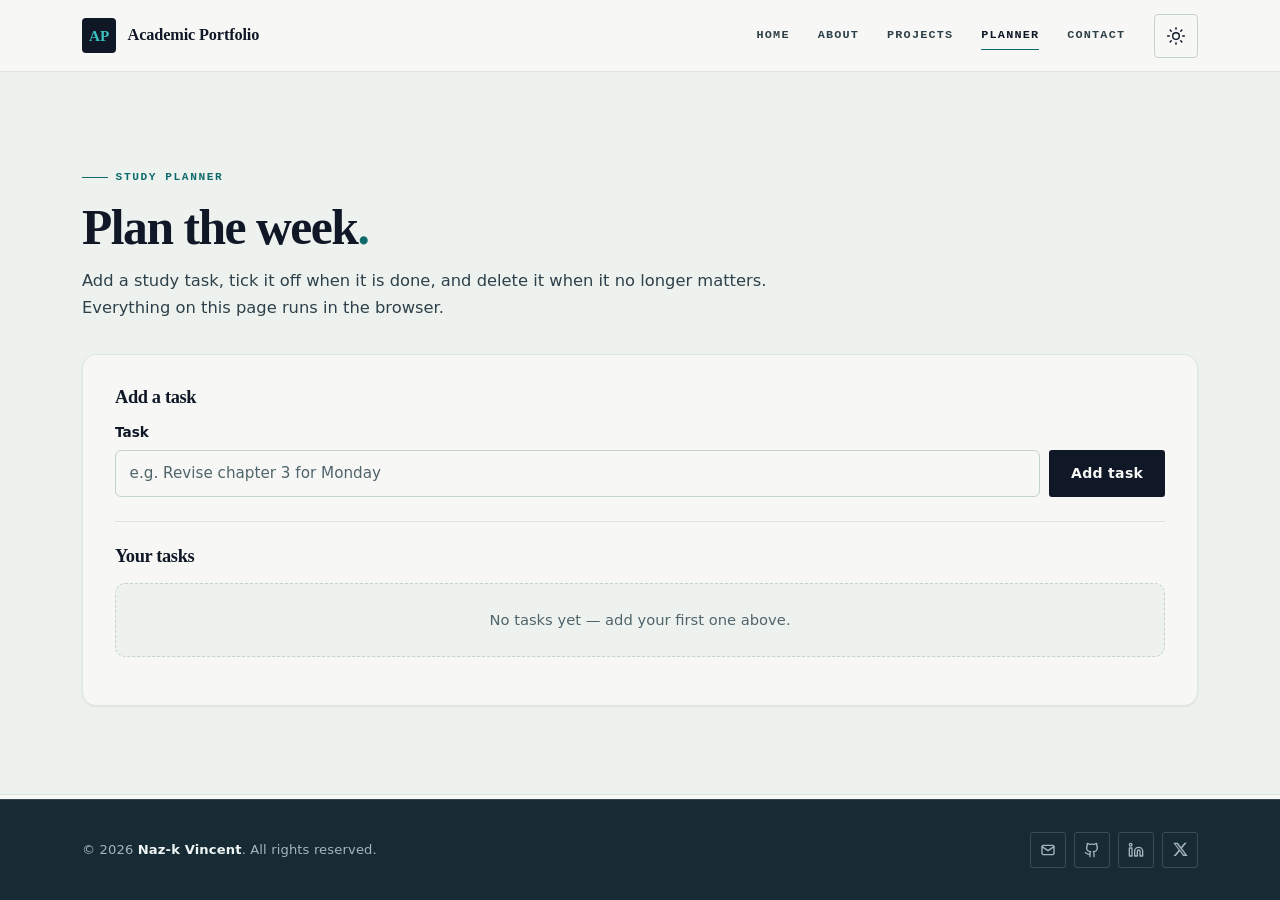
<file: planner.html>
<!DOCTYPE html>
<html lang="en">
<head>
  <meta charset="utf-8">
  <meta name="viewport" content="width=device-width, initial-scale=1">
  <title>Planner | Naz-k Vincent - Student Portfolio</title>
  <meta name="description" content="Naz-k Vincent's academic planner for COS 106: add study tasks, tick them off when they are done and delete them. Built with plain HTML, CSS and JavaScript.">
  <meta name="author" content="Naz-k Vincent">
  <meta name="theme-color" content="#ffffff">
  <script src="js/theme.js"></script>
  <link rel="icon" href="images/favicon.svg" type="image/svg+xml">
  <link rel="stylesheet" href="css/style.css">
  <link rel="stylesheet" href="css/planner.css">
  <!-- defer means the browser downloads this file immediately but runs it only
       after the whole page has been parsed, so every element below exists. -->
  <script src="js/planner.js" defer></script>
  <noscript>
    <style>
      .nav-toggle { display: none; }
      .primary-nav { display: block !important; }
    </style>
  </noscript>
</head>
<body>
  <a class="skip-link" href="#main">Skip to main content</a>

  <header class="site-header">
    <div class="container header-inner">
      <a class="brand" href="index.html">
        <span class="brand-mark" aria-hidden="true">AP</span>
        <span class="brand-text">Academic Portfolio</span>
      </a>

      <button class="nav-toggle" type="button" aria-expanded="false" aria-controls="primary-nav" aria-label="Menu">
        <span class="nav-toggle-bar" aria-hidden="true"></span>
        <span class="nav-toggle-bar" aria-hidden="true"></span>
        <span class="nav-toggle-bar" aria-hidden="true"></span>
      </button>

      <nav class="primary-nav" id="primary-nav" aria-label="Main">
        <ul class="nav-list">
          <li><a class="nav-link" href="index.html">Home</a></li>
          <li><a class="nav-link" href="about.html">About</a></li>
          <li><a class="nav-link" href="projects.html">Projects</a></li>
          <li><a class="nav-link" href="planner.html" aria-current="page">Planner</a></li>
          <li><a class="nav-link" href="contact.html">Contact</a></li>
        </ul>
      </nav>
      <button class="theme-toggle" type="button" aria-label="Switch to dark mode" title="Switch to dark mode"><svg class="theme-icon theme-icon-sun" viewBox="0 0 24 24" aria-hidden="true"><circle cx="12" cy="12" r="4"/><path d="M12 2v2m0 16v2M4.93 4.93l1.42 1.42m11.3 11.3 1.42 1.42M2 12h2m16 0h2M4.93 19.07l1.42-1.42m11.3-11.3 1.42-1.42"/></svg><svg class="theme-icon theme-icon-moon" viewBox="0 0 24 24" aria-hidden="true"><path d="M20.5 15.5A8.5 8.5 0 0 1 8.5 3.5 8.5 8.5 0 1 0 20.5 15.5Z"/></svg></button>
    </div>
  </header>

  <main id="main">
    <!-- Page intro -->
    <section class="section planner-main" aria-labelledby="page-title">
      <div class="container">
        <p class="eyebrow">Study planner</p>
        <h1 class="page-title" id="page-title">Plan the week<span class="dot">.</span></h1>
        <p class="planner-lead">
          Add a study task, tick it off when it is done, and delete it when it
          no longer matters. Everything on this page runs in the browser.
        </p>

        <div class="planner-board">
          <!-- With JavaScript off, the form below cannot work, so say so
               before the visitor tries it. -->
          <noscript>
            <p class="planner-noscript">
              The planner needs JavaScript. With JavaScript turned off you can
              still read this page, but adding, ticking off and deleting tasks
              will not work.
            </p>
          </noscript>

          <!-- Add a task -->
          <section class="planner-add" aria-labelledby="add-task-title">
            <h2 class="planner-subtitle" id="add-task-title">Add a task</h2>

            <form class="planner-form" id="task-form">
              <label class="planner-label" for="task-input">Task</label>
              <div class="planner-form-row">
                <input class="planner-input" id="task-input" name="task" type="text"
                       autocomplete="off" placeholder="e.g. Revise chapter 3 for Monday" required>
                <button class="btn btn-primary planner-submit" type="submit">Add task</button>
              </div>
            </form>
          </section>

          <!-- The task list -->
          <section class="planner-tasks" aria-labelledby="task-list-title">
            <div class="planner-list-head">
              <h2 class="planner-subtitle" id="task-list-title">Your tasks</h2>
              <!-- js/planner.js fills this in, e.g. "3 tasks, 1 completed". -->
              <p class="task-counter" id="task-counter" aria-live="polite"></p>
            </div>

            <!-- The empty state starts visible because there really are no
                 tasks yet. js/planner.js hides it as soon as the list fills. -->
            <p class="task-empty" id="task-empty">No tasks yet — add your first one above.</p>

            <ul class="task-list" id="task-list"></ul>

            <!-- ==========================================================
                 TARGET STRUCTURE FOR ONE TASK
                 js/planner.js must build exactly one <li> like this for each
                 task, replacing 1 with that task's own unique id.
                 ==========================================================

                 <li class="task-item" data-id="1">
                   <input class="task-check" type="checkbox" id="task-check-1">
                   <label class="task-text" for="task-check-1">Revise chapter 3</label>
                   <button class="task-delete" type="button" aria-label="Delete task: Revise chapter 3">
                     <span aria-hidden="true">×</span>
                   </button>
                 </li>

                 A COMPLETED task is the same <li> plus the class .is-complete,
                 and its checkbox is checked:

                 <li class="task-item is-complete" data-id="1">
                   <input class="task-check" type="checkbox" id="task-check-1" checked>
                   <label class="task-text" for="task-check-1">Revise chapter 3</label>
                   <button class="task-delete" type="button" aria-label="Delete task: Revise chapter 3">
                     <span aria-hidden="true">×</span>
                   </button>
                 </li>

                 WHY IT IS BUILT THIS WAY
                 - data-id sits on the <li>, so one listener on #task-list can
                   find the task with event.target.closest('.task-item')
                   and read .dataset.id.
                 - id="task-check-1" and for="task-check-1" MUST match: that
                   is what makes the task text a real label, so clicking the
                   words ticks the box, and a screen reader announces the task
                   text as the checkbox's name.
                 - The id has to be unique on the page, which is why the task
                   id is part of it.
                 - The delete button's aria-label names WHICH task it deletes;
                   the × is aria-hidden, so it is decoration only.
                 - The task text goes in with textContent, never innerHTML.
                 ========================================================== -->
          </section>
        </div>
      </div>
    </section>
  </main>

  <footer class="site-footer">
    <div class="container footer-inner">
      <p class="footer-copy">© 2026 <strong>Naz-k Vincent</strong>. All rights reserved.</p>
      <ul class="footer-social">
        <li>
          <a class="social-link" href="mailto:nazkvin@gmail.com" aria-label="Email Naz-k Vincent">
            <svg viewBox="0 0 24 24" width="16" height="16" fill="none" stroke="currentColor"
                 stroke-width="2" stroke-linecap="round" stroke-linejoin="round"
                 aria-hidden="true" focusable="false">
              <rect x="3" y="5" width="18" height="14" rx="2"></rect>
              <path d="m3 7 9 6 9-6"></path>
            </svg>
          </a>
        </li>
        <li>
          <a class="social-link" href="https://github.com/nazzyvin" aria-label="Naz-k Vincent on GitHub"
             target="_blank" rel="noopener noreferrer">
            <svg viewBox="0 0 24 24" width="16" height="16" fill="none" stroke="currentColor"
                 stroke-width="2" stroke-linecap="round" stroke-linejoin="round"
                 aria-hidden="true" focusable="false">
              <path d="M15 22v-4a4.8 4.8 0 0 0-1-3.5c3 0 6-2 6-5.5.08-1.25-.27-2.48-1-3.5.28-1.15.28-2.35 0-3.5 0 0-1 0-3 1.5-2.64-.5-5.36-.5-8 0C6 2 5 2 5 2c-.3 1.15-.3 2.35 0 3.5A5.403 5.403 0 0 0 4 9c0 3.5 3 5.5 6 5.5-.39.49-.68 1.05-.85 1.65-.17.6-.22 1.23-.15 1.85v4"></path>
              <path d="M9 18c-4.51 2-5-2-7-2"></path>
            </svg>
          </a>
        </li>
        <li>
          <a class="social-link" href="https://www.linkedin.com/in/nazkvincent89" aria-label="Naz-k Vincent on LinkedIn"
             target="_blank" rel="noopener noreferrer">
            <svg viewBox="0 0 24 24" width="16" height="16" fill="none" stroke="currentColor"
                 stroke-width="2" stroke-linecap="round" stroke-linejoin="round"
                 aria-hidden="true" focusable="false">
              <path d="M16 8a6 6 0 0 1 6 6v7h-4v-7a2 2 0 0 0-2-2 2 2 0 0 0-2 2v7h-4v-7a6 6 0 0 1 6-6z"></path>
              <rect width="4" height="12" x="2" y="9"></rect>
              <circle cx="4" cy="4" r="2"></circle>
            </svg>
          </a>
        </li>
        <li>
          <a class="social-link" href="https://x.com/nazzy_17" target="_blank" rel="noopener noreferrer" aria-label="Visit my X profile">
            <svg xmlns="http://www.w3.org/2000/svg" viewBox="0 0 24 24"  width="16"
              height="16" fill="currentColor" aria-hidden="true">
              <path d="M18.901 1.153h3.308l-7.227 8.26 8.502 11.434h-6.657l-5.214-6.817-5.967 6.817H2.336l7.73-8.835L1.91 1.153h6.826l4.713 6.231zM17.743 18.847h1.833L7.084 3.053H5.117z"/>
            </svg>
          </a>
        </li>
      </ul>
    </div>
  </footer>

  <script src="js/main.js"></script>
</body>
</html>
</file>
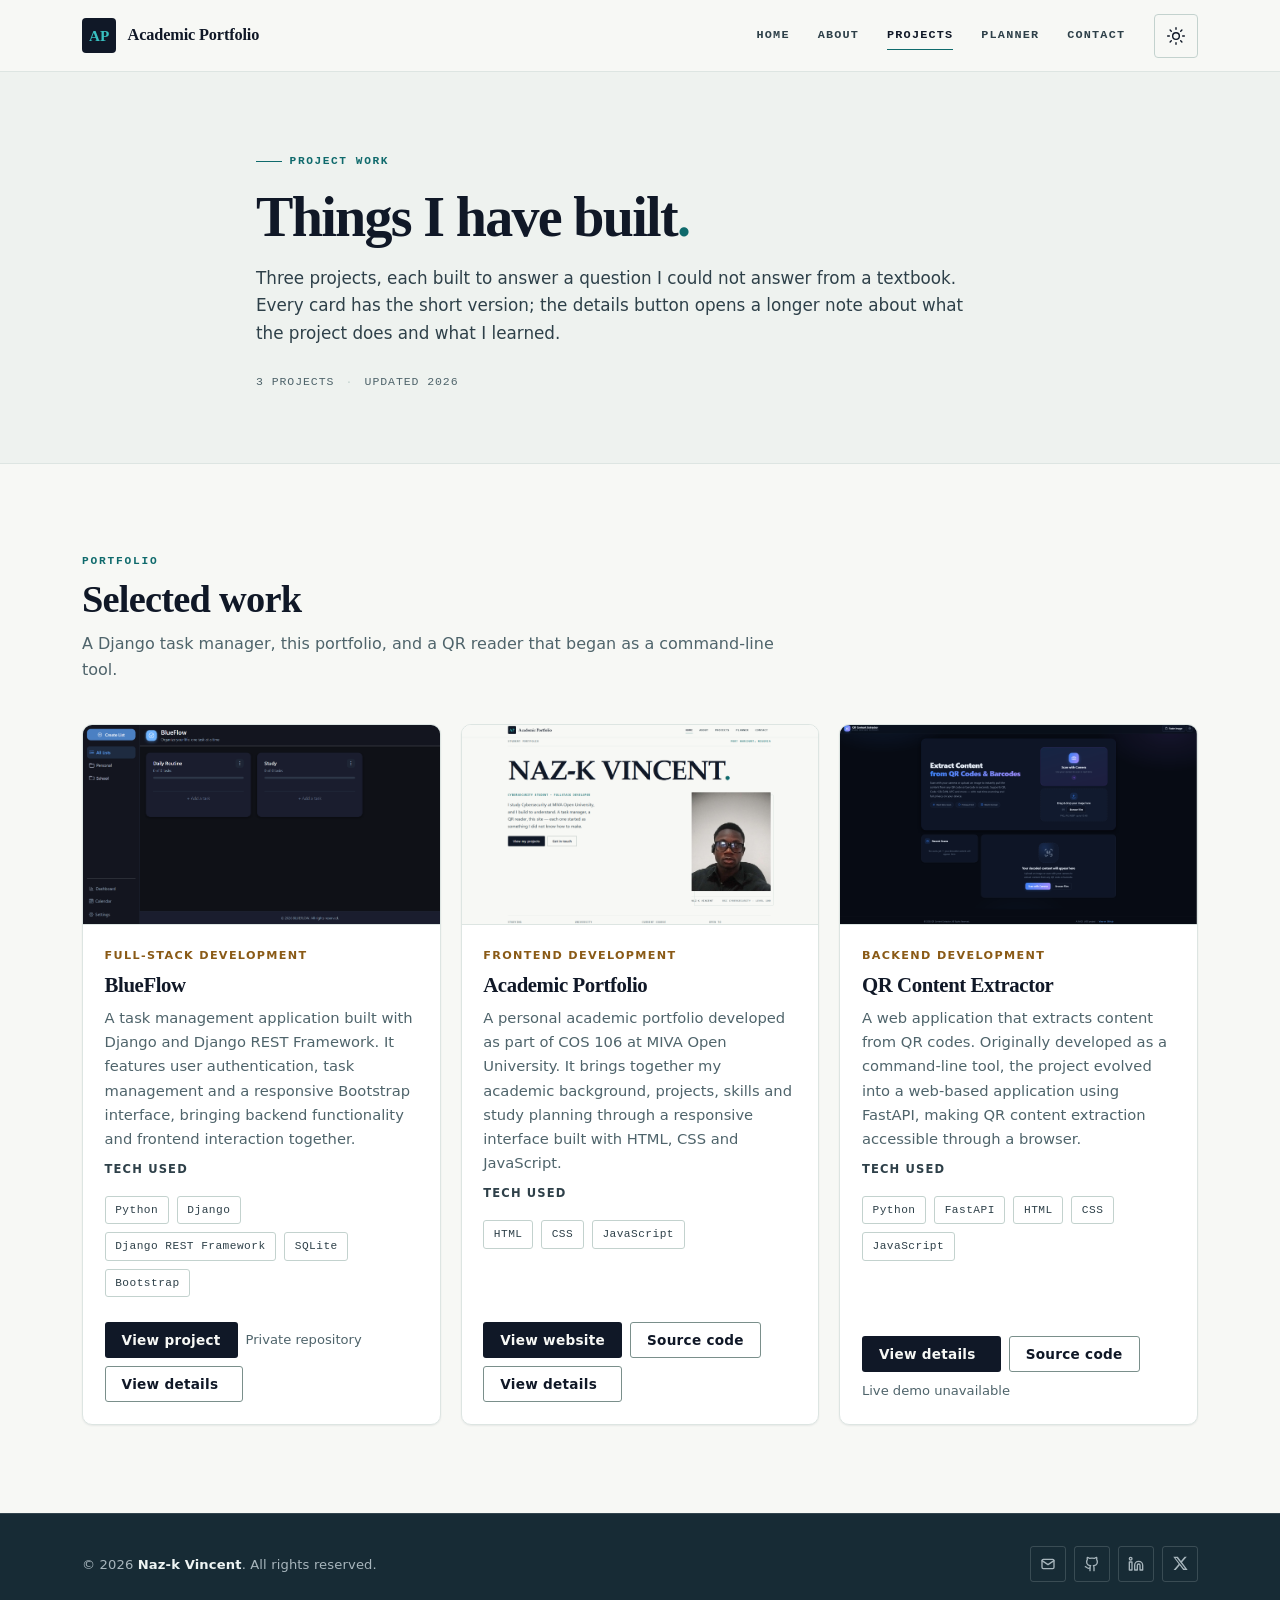
<file: projects.html>
<!DOCTYPE html>
<html lang="en">
<head>
  <meta charset="utf-8">
  <meta name="viewport" content="width=device-width, initial-scale=1">
  <title>Projects | Naz-k Vincent - Student Portfolio</title>
  <meta name="description" content="Projects by Naz-k Vincent: BlueFlow, a task manager built with Django and Django REST Framework; this academic portfolio; and a QR content extractor built with FastAPI.">
  <meta name="author" content="Naz-k Vincent">
  <meta name="theme-color" content="#ffffff">
  <script src="js/theme.js"></script>
  <link rel="icon" href="images/favicon.svg" type="image/svg+xml">
  <link rel="stylesheet" href="css/style.css">
  <script src="js/projects.js" defer></script>
  <noscript>
    <style>
      .nav-toggle { display: none; }
      .primary-nav { display: block !important; }
      /* "View details" needs JavaScript to open the dialog, so hide the
         buttons and let the cards stand on their own instead. */
      .project-more { display: none; }
    </style>
  </noscript>
</head>
<body>
  <a class="skip-link" href="#main">Skip to main content</a>

  <header class="site-header">
    <div class="container header-inner">
      <a class="brand" href="index.html">
        <span class="brand-mark" aria-hidden="true">AP</span>
        <span class="brand-text">Academic Portfolio</span>
      </a>

      <button class="nav-toggle" type="button" aria-expanded="false" aria-controls="primary-nav" aria-label="Menu">
        <span class="nav-toggle-bar" aria-hidden="true"></span>
        <span class="nav-toggle-bar" aria-hidden="true"></span>
        <span class="nav-toggle-bar" aria-hidden="true"></span>
      </button>

      <nav class="primary-nav" id="primary-nav" aria-label="Main">
        <ul class="nav-list">
          <li><a class="nav-link" href="index.html">Home</a></li>
          <li><a class="nav-link" href="about.html">About</a></li>
          <li><a class="nav-link" href="projects.html" aria-current="page">Projects</a></li>
          <li><a class="nav-link" href="planner.html">Planner</a></li>
          <li><a class="nav-link" href="contact.html">Contact</a></li>
        </ul>
      </nav>
      <button class="theme-toggle" type="button" aria-label="Switch to dark mode" title="Switch to dark mode"><svg class="theme-icon theme-icon-sun" viewBox="0 0 24 24" aria-hidden="true"><circle cx="12" cy="12" r="4"/><path d="M12 2v2m0 16v2M4.93 4.93l1.42 1.42m11.3 11.3 1.42 1.42M2 12h2m16 0h2M4.93 19.07l1.42-1.42m11.3-11.3 1.42-1.42"/></svg><svg class="theme-icon theme-icon-moon" viewBox="0 0 24 24" aria-hidden="true"><path d="M20.5 15.5A8.5 8.5 0 0 1 8.5 3.5 8.5 8.5 0 1 0 20.5 15.5Z"/></svg></button>
    </div>
  </header>

  <main id="main">
    <!-- Page intro -->
    <section class="projects-hero" aria-labelledby="page-title">
      <div class="container projects-hero-inner">
        <p class="eyebrow">Project work</p>
        <h1 class="page-title" id="page-title">Things I have built<span class="dot">.</span></h1>
        <p class="projects-hero-lead">
          Three projects, each built to answer a question I could not answer
          from a textbook. Every card has the short version; the details button
          opens a longer note about what the project does and what I learned.
        </p>
        <p class="hero-meta">
          <span>3 projects</span>
          <span class="hero-meta-item">Updated 2026</span>
        </p>
      </div>
    </section>

    <!-- Project cards -->
    <section class="projects-section" aria-labelledby="projects-title">
      <div class="container">
        <div class="projects-section-head">
          <p class="section-label">Portfolio</p>
          <h2 class="section-title" id="projects-title">Selected work</h2>
          <p class="section-lead">
            A Django task manager, this portfolio, and a QR reader that began
            as a command-line tool.
          </p>
        </div>

        <div class="project-grid" id="project-grid">
          <!-- 1. BlueFlow -->
          <article class="project-card">
            <img class="project-shot project-shot--left" src="images/blueflow.png" alt="The BlueFlow dashboard: a sidebar of lists beside task lists for Daily Routine and Study, each waiting for its first task." width="1917" height="966" loading="lazy">

            <div class="project-body">
              <p class="project-kicker">Full-stack development</p>
              <h3 class="project-title">BlueFlow</h3>
              <p class="project-text">
                A task management application built with Django and Django REST
                Framework. It features user authentication, task management and a
                responsive Bootstrap interface, bringing backend functionality and
                frontend interaction together.
              </p>

              <p class="project-tech-label" id="tech-blueflow">Tech used</p>
              <ul class="tag-list project-tags" aria-labelledby="tech-blueflow">
                <li class="tag">Python</li>
                <li class="tag">Django</li>
                <li class="tag">Django REST Framework</li>
                <li class="tag">SQLite</li>
                <li class="tag">Bootstrap</li>
              </ul>

              <div class="project-actions">
                <a class="btn btn-primary btn-sm" href="https://blueflow.pythonanywhere.com/" target="_blank" rel="noopener noreferrer">View project</a>
                <span class="project-private">Private repository</span>
                <button class="btn btn-ghost btn-sm project-more" type="button" data-project="blueflow" aria-haspopup="dialog" aria-controls="project-dialog">
                  View details<span class="visually-hidden"> for BlueFlow</span>
                </button>
              </div>
            </div>
          </article>

          <!-- 2. This portfolio -->
          <article class="project-card">
            <img class="project-shot" src="images/academic-portfolio.png" alt="The homepage of this portfolio: the name Naz-K Vincent set large, a portrait and a short summary of what I study." width="1600" height="900" loading="lazy">

            <div class="project-body">
              <p class="project-kicker">Frontend development</p>
              <h3 class="project-title">Academic Portfolio</h3>
              <p class="project-text">
                A personal academic portfolio developed as part of COS 106 at
                MIVA Open University. It brings together my academic background,
                projects, skills and study planning through a responsive
                interface built with HTML, CSS and JavaScript.
              </p>

              <p class="project-tech-label" id="tech-portfolio">Tech used</p>
              <ul class="tag-list project-tags" aria-labelledby="tech-portfolio">
                <li class="tag">HTML</li>
                <li class="tag">CSS</li>
                <li class="tag">JavaScript</li>
              </ul>

              <div class="project-actions">
                <a class="btn btn-primary btn-sm" href="https://nazzyvin.github.io/academic-portfolio/" target="_blank" rel="noopener noreferrer">View website</a>
                <a class="btn btn-ghost btn-sm" href="https://github.com/nazzyvin/academic-portfolio" target="_blank" rel="noopener noreferrer">Source code</a>
                <button class="btn btn-ghost btn-sm project-more" type="button" data-project="portfolio" aria-haspopup="dialog" aria-controls="project-dialog">
                  View details<span class="visually-hidden"> for Academic Portfolio</span>
                </button>
              </div>
            </div>
          </article>

          <!-- 3. QR Content Extractor -->
          <article class="project-card">
            <img class="project-shot" src="images/qr-content-extractor.png" alt="The QR Content Extractor home screen: a scan-with-camera panel, a drag-and-drop upload area and an empty result panel." width="1868" height="1060" loading="lazy">

            <div class="project-body">
              <p class="project-kicker">Backend development</p>
              <h3 class="project-title">QR Content Extractor</h3>
              <p class="project-text">
                A web application that extracts content from QR codes. Originally
                developed as a command-line tool, the project evolved into a
                web-based application using FastAPI, making QR content extraction
                accessible through a browser.
              </p>

              <p class="project-tech-label" id="tech-qr">Tech used</p>
              <ul class="tag-list project-tags" aria-labelledby="tech-qr">
                <li class="tag">Python</li>
                <li class="tag">FastAPI</li>
                <li class="tag">HTML</li>
                <li class="tag">CSS</li>
                <li class="tag">JavaScript</li>
              </ul>

              <div class="project-actions">
                <!-- No live-demo link: the public deployment is offline.
                     The details dialog stands in for it. -->
                <button class="btn btn-primary btn-sm project-more" type="button" data-project="qr" aria-haspopup="dialog" aria-controls="project-dialog">
                  View details<span class="visually-hidden"> for QR Content Extractor</span>
                </button>
                <a class="btn btn-ghost btn-sm" href="https://github.com/nazzyvin/qr_content_extractor" target="_blank" rel="noopener noreferrer">Source code</a>
                <span class="project-private">Live demo unavailable</span>
              </div>
            </div>
          </article>
        </div>
      </div>
    </section>
  </main>

  <!-- One dialog is shared by all three cards. js/projects.js fills it from
       the clicked button's data-project value. -->
  <dialog class="project-dialog" id="project-dialog" aria-labelledby="dialog-title">
    <button class="dialog-close" type="button" aria-label="Close project details">&times;</button>
    <div class="dialog-inner">
      <p class="dialog-kicker" id="dialog-kicker">Selected work</p>
      <h2 class="dialog-title" id="dialog-title">Project details</h2>
      <p class="dialog-text" id="dialog-summary"></p>

      <h3 class="dialog-sub">Why I built it</h3>
      <p class="dialog-text" id="dialog-why"></p>

      <h3 class="dialog-sub">Main functionality</h3>
      <ul class="dialog-list" id="dialog-features"></ul>

      <h3 class="dialog-sub">Technologies used</h3>
      <p class="dialog-text" id="dialog-tech"></p>

      <h3 class="dialog-sub">What I learned</h3>
      <p class="dialog-text" id="dialog-learned"></p>

      <p class="dialog-hint">Press Escape or click outside this box to close.</p>
    </div>
  </dialog>

  <footer class="site-footer">
    <div class="container footer-inner">
      <p class="footer-copy">© 2026 <strong>Naz-k Vincent</strong>. All rights reserved.</p>
      <ul class="footer-social">
        <li>
          <a class="social-link" href="mailto:nazkvin@gmail.com" aria-label="Email Naz-k Vincent">
            <svg viewBox="0 0 24 24" width="16" height="16" fill="none" stroke="currentColor"
                 stroke-width="2" stroke-linecap="round" stroke-linejoin="round"
                 aria-hidden="true" focusable="false">
              <rect x="3" y="5" width="18" height="14" rx="2"></rect>
              <path d="m3 7 9 6 9-6"></path>
            </svg>
          </a>
        </li>
        <li>
          <a class="social-link" href="https://github.com/nazzyvin" aria-label="Naz-k Vincent on GitHub"
             target="_blank" rel="noopener noreferrer">
            <svg viewBox="0 0 24 24" width="16" height="16" fill="none" stroke="currentColor"
                 stroke-width="2" stroke-linecap="round" stroke-linejoin="round"
                 aria-hidden="true" focusable="false">
              <path d="M15 22v-4a4.8 4.8 0 0 0-1-3.5c3 0 6-2 6-5.5.08-1.25-.27-2.48-1-3.5.28-1.15.28-2.35 0-3.5 0 0-1 0-3 1.5-2.64-.5-5.36-.5-8 0C6 2 5 2 5 2c-.3 1.15-.3 2.35 0 3.5A5.403 5.403 0 0 0 4 9c0 3.5 3 5.5 6 5.5-.39.49-.68 1.05-.85 1.65-.17.6-.22 1.23-.15 1.85v4"></path>
              <path d="M9 18c-4.51 2-5-2-7-2"></path>
            </svg>
          </a>
        </li>
        <li>
          <a class="social-link" href="https://www.linkedin.com/in/nazkvincent89" aria-label="Naz-k Vincent on LinkedIn"
             target="_blank" rel="noopener noreferrer">
            <svg viewBox="0 0 24 24" width="16" height="16" fill="none" stroke="currentColor"
                 stroke-width="2" stroke-linecap="round" stroke-linejoin="round"
                 aria-hidden="true" focusable="false">
              <path d="M16 8a6 6 0 0 1 6 6v7h-4v-7a2 2 0 0 0-2-2 2 2 0 0 0-2 2v7h-4v-7a6 6 0 0 1 6-6z"></path>
              <rect width="4" height="12" x="2" y="9"></rect>
              <circle cx="4" cy="4" r="2"></circle>
            </svg>
          </a>
        </li>
        <li>
          <a class="social-link" href="https://x.com/nazzy_17" target="_blank" rel="noopener noreferrer" aria-label="Visit my X profile">
            <svg xmlns="http://www.w3.org/2000/svg" viewBox="0 0 24 24"  width="16"
              height="16" fill="currentColor" aria-hidden="true">
              <path d="M18.901 1.153h3.308l-7.227 8.26 8.502 11.434h-6.657l-5.214-6.817-5.967 6.817H2.336l7.73-8.835L1.91 1.153h6.826l4.713 6.231zM17.743 18.847h1.833L7.084 3.053H5.117z"/>
            </svg>
          </a>
        </li>
      </ul>
    </div>
  </footer>

  <script src="js/main.js"></script>
</body>
</html>
</file>
<file: css/style.css>
/* ==========================================================================
   Mobile-first: the base rules below style the phone layout, and each
   @media (min-width: ...) block adds the wider layouts on top.

   Contents
     1. Design tokens (CSS variables)
     2. Base reset and typography
     3. Layout helpers
     4. Header and navigation
     5. Buttons
     6. Homepage: hero
     7. Homepage: about preview
     8. Homepage: explore
     9. Shared sections, panels and lists
    10. Footer
    11. Page intros (About, Projects, Contact, Planner)
    12. About page
    13. Projects page
    14. Contact page
    15. Keyframes and reduced motion
   ========================================================================== */

/* 1. Design tokens --------------------------------------------------------
   Every colour/spacing value lives here once. Change a value here and it
   updates across every page, because all pages share this one file.

   The palette is midnight and teal on warm ivory. Bright teal (--teal) is
   only legible on dark surfaces, so it is kept apart from --accent: a deeper
   teal used for text, links and controls on light backgrounds. */
:root {
  /* Core palette */
  --midnight: #101827;
  --deep-teal: #172b35;
  --teal: #38bfc0;           /* bright accent: midnight only (8.1:1) */
  --teal-muted: #759a9b;
  --mist: #d8e4e4;
  --ivory: #f7f8f5;

  /* Text on light surfaces */
  --ink: #101827;            /* 15.9:1 on ivory */
  --ink-2: #2e4049;          /* 10.9:1 on ivory */
  --muted: #4f646b;          /* 6.1:1 on ivory */

  /* Text on dark surfaces */
  --on-dark: #eef4f3;
  --on-dark-soft: #a7b5bc;   /* 7.0:1 on deep teal */

  /* Surfaces and borders */
  --bg: var(--ivory);
  --bg-soft: #eef2ef;
  --surface: #ffffff;
  --line: #dde5e2;
  --line-strong: #c3d2ce;
  /* Borders of interactive controls need 3:1 against the surface, which the
     decorative hairlines above deliberately do not reach. */
  --line-control: #7a8f8b;
  --line-dark: rgba(216, 228, 228, 0.18);

  /* Brand colours */
  --accent: #0f6a6c;         /* teal ink: links, labels, active nav (6.3:1) */
  --accent-strong: #0a5254;
  --accent-soft: #e2f1f0;
  --gold: #8a5a16;           /* small warm accent, readable on white */
  --gold-soft: #f6eedf;
  --header-bg: rgba(247, 248, 245, 0.92);

  /* Type */
  --font-sans: "Segoe UI", system-ui, -apple-system, "Helvetica Neue", Arial, sans-serif;
  --font-display: "Iowan Old Style", "Palatino Linotype", Palatino, Georgia, "Times New Roman", serif;
  --font-mono: "Consolas", "SFMono-Regular", ui-monospace, "Cascadia Mono", "Courier New", monospace;

  /* Effects and shape — square-ish corners, not pill-shaped cards */
  --shadow-sm: 0 1px 2px rgba(16, 24, 39, 0.07);
  --shadow-md: 0 22px 44px -28px rgba(16, 24, 39, 0.45);
  --radius-sm: 6px;
  --radius: 10px;
  --radius-lg: 14px;

  /* Layout */
  --max-width: 1180px;
  --gutter: 1.25rem;
  --section-gap: clamp(3rem, 7vw, 5.5rem);

  color-scheme: light;
}

/* Dark values retain the midnight and teal identity while softening contrast. */
:root[data-theme="dark"] {
  color-scheme: dark;
  --bg: #111a22;
  --bg-soft: #17242c;
  --surface: #1c2b34;
  --line: #30434a;
  --line-strong: #536970;
  --line-control: #8da2a5;
  --ink: #eef4f3;
  --ink-2: #d0dcda;
  --muted: #aebfbd;
  --accent: #68d0cd;
  --accent-strong: #8de2dc;
  --accent-soft: #203d42;
  --gold: #e1b76d;
  --gold-soft: #3c3328;
  --header-bg: rgba(17, 26, 34, 0.94);
  --shadow-sm: 0 1px 3px rgba(0, 0, 0, 0.22);
  --shadow-md: 0 22px 44px -28px rgba(0, 0, 0, 0.72);
}

/* 2. Base reset and typography ------------------------------------------- */
*,
*::before,
*::after {
  box-sizing: border-box;
}

html {
  -webkit-text-size-adjust: 100%;
  scroll-behavior: smooth;
}

body {
  /* Flex column keeps the footer at the bottom of short pages. */
  display: flex;
  flex-direction: column;
  min-height: 100vh;
  min-height: 100dvh;
  margin: 0;
  background: var(--bg);
  color: var(--ink);
  font-family: var(--font-sans);
  font-size: 1rem;
  line-height: 1.65;
  -webkit-font-smoothing: antialiased;
}

main {
  /* flex: 1 pushes the footer down when the page is short. */
  flex: 1 0 auto;
}

h1,
h2,
h3 {
  margin: 0;
  font-family: var(--font-display);
  font-weight: 700;
  line-height: 1.1;
  letter-spacing: -0.02em;
  text-wrap: balance;
}

p {
  margin: 0;
}

a {
  color: var(--accent);
  text-underline-offset: 2px;
}

img {
  display: block;
  max-width: 100%;
  height: auto;
}

code {
  font-family: "Consolas", "Courier New", monospace;
}

/* A single visible focus ring for keyboards, everywhere on the site. */
:focus-visible {
  outline: 2px solid var(--accent);
  outline-offset: 3px;
}

::selection {
  background: var(--accent);
  color: #ffffff;
}

/* 3. Layout helpers ------------------------------------------------------ */
.container {
  width: 100%;
  max-width: var(--max-width);
  margin-inline: auto;
  padding-inline: var(--gutter);
}

/* Hides text visually but keeps it available to screen readers. */
.visually-hidden {
  position: absolute;
  width: 1px;
  height: 1px;
  margin: -1px;
  padding: 0;
  overflow: hidden;
  clip: rect(0 0 0 0);
  white-space: nowrap;
  border: 0;
}

/* The technical label: mono, small, widely spaced, upper case. Used for
   metadata, kickers and captions instead of a second body font. */
.mono-label {
  font-family: var(--font-mono);
  font-size: 0.7rem;
  font-weight: 600;
  letter-spacing: 0.14em;
  line-height: 1.5;
  text-transform: uppercase;
  color: var(--muted);
}

/* A link that reads as part of the prose rather than as a button. */
.text-link {
  display: inline-flex;
  align-items: center;
  gap: 0.4rem;
  margin-top: 1.5rem;
  padding-bottom: 2px;
  border-bottom: 1px solid var(--line-strong);
  color: var(--accent);
  font-size: 0.92rem;
  font-weight: 600;
  text-decoration: none;
  transition: border-color 0.2s ease, color 0.2s ease;
}

.text-link:hover,
.text-link:focus-visible {
  border-color: var(--accent);
  color: var(--accent-strong);
}

/* Keyboard users get this link as the very first thing on the page. */
.skip-link {
  position: absolute;
  top: 0.75rem;
  left: 0.75rem;
  z-index: 100;
  padding: 0.6rem 1rem;
  border-radius: var(--radius-sm);
  background: var(--ink);
  color: #ffffff;
  font-weight: 600;
  text-decoration: none;
  transform: translateY(-200%);
  transition: transform 0.2s ease;
}

.skip-link:focus {
  transform: translateY(0);
}

/* 4. Header and navigation ----------------------------------------------- */
.site-header {
  position: sticky;
  top: 0;
  z-index: 50;
  background: var(--header-bg);
  border-bottom: 1px solid var(--line);
  -webkit-backdrop-filter: blur(10px);
  backdrop-filter: blur(10px);
}

.header-inner {
  display: flex;
  flex-wrap: wrap;
  align-items: center;
  justify-content: space-between;
  gap: 0.5rem 0.75rem;
  padding-block: 0.85rem;
}

.brand {
  display: inline-flex;
  align-items: center;
  gap: 0.7rem;
  color: var(--ink);
  font-family: var(--font-display);
  font-size: 1.02rem;
  font-weight: 700;
  letter-spacing: -0.01em;
  text-decoration: none;
  white-space: nowrap;
}
.brand { order: 1; margin-right: auto; }
.theme-toggle { order: 2; }
.nav-toggle { order: 3; }
.primary-nav { order: 4; }

/* The monogram: a dark tile with a bright teal AP, the one piece of the old
   identity that survived the redesign. */
.brand-mark {
  display: grid;
  place-items: center;
  width: 2.15rem;
  height: 2.15rem;
  border-radius: 4px;
  background: var(--midnight);
  color: var(--teal);
  font-family: var(--font-display);
  font-size: 0.95rem;
  font-weight: 700;
  letter-spacing: 0;
  transition: background-color 0.2s ease;
}

.brand:hover .brand-mark {
  background: var(--deep-teal);
}

/* Hamburger button: three bars drawn with spans (visible only on mobile). */
.nav-toggle {
  display: inline-flex;
  flex-direction: column;
  justify-content: center;
  gap: 5px;
  width: 2.75rem;
  height: 2.75rem;
  padding: 0;
  border: 1px solid var(--line-strong);
  border-radius: 4px;
  background: transparent;
  cursor: pointer;
  transition: border-color 0.2s ease, background-color 0.2s ease;
}

.nav-toggle:hover {
  border-color: var(--ink);
  background: var(--bg-soft);
}

.nav-toggle-bar {
  display: block;
  width: 18px;
  height: 2px;
  margin-inline: auto;
  border-radius: 1px;
  background: var(--ink);
  transition: transform 0.25s ease, opacity 0.2s ease;
}

/* When the menu is open (aria-expanded="true") the bars form an X.
   Setting the attribute in JS is enough to trigger this CSS. */
.nav-toggle[aria-expanded="true"] .nav-toggle-bar:nth-child(1) {
  transform: translateY(7px) rotate(45deg);
}

.nav-toggle[aria-expanded="true"] .nav-toggle-bar:nth-child(2) {
  opacity: 0;
}

.nav-toggle[aria-expanded="true"] .nav-toggle-bar:nth-child(3) {
  transform: translateY(-7px) rotate(-45deg);
}

/* Mobile menu panel: hidden until JS adds .is-open. It sits on its own
   row inside the header because of flex-wrap on .header-inner. */
.primary-nav {
  display: none;
  flex-basis: 100%;
  padding-block: 0.35rem 0.15rem;
  border-top: 1px solid var(--line);
  margin-top: 0.35rem;
}

.theme-toggle {
  display: inline-grid;
  flex: 0 0 auto;
  place-items: center;
  width: 2.75rem;
  height: 2.75rem;
  padding: 0;
  border: 1px solid var(--line-strong);
  border-radius: 4px;
  background: transparent;
  color: var(--ink);
  cursor: pointer;
  transition: border-color 0.2s ease, background-color 0.2s ease, color 0.2s ease;
}

.theme-toggle:hover { border-color: var(--accent); background: var(--bg-soft); color: var(--accent); }
.theme-icon { width: 1.25rem; height: 1.25rem; fill: none; stroke: currentColor; stroke-width: 1.7; stroke-linecap: round; stroke-linejoin: round; }
.theme-icon-moon { display: none; }
:root[data-theme="dark"] .theme-icon-sun { display: none; }
:root[data-theme="dark"] .theme-icon-moon { display: block; }
:root[data-theme="dark"] .brand-mark { border: 1px solid rgb(255 255 255 / 55%) }

.primary-nav.is-open {
  display: block;
  animation: nav-in 0.22s ease both;
}

.nav-list {
  display: flex;
  flex-direction: column;
  gap: 0.15rem;
  margin: 0;
  padding: 0;
  list-style: none;
}

.nav-link {
  display: block;
  padding: 0.65rem 0.75rem;
  border-radius: 4px;
  color: var(--ink-2);
  font-family: var(--font-mono);
  font-size: 0.78rem;
  font-weight: 600;
  letter-spacing: 0.1em;
  text-transform: uppercase;
  text-decoration: none;
  transition: background-color 0.2s ease, color 0.2s ease;
}

.nav-link:hover {
  background: var(--bg-soft);
  color: var(--accent);
}

/* The current page is marked with aria-current="page" in the HTML.
   Styling that attribute means the visual state can never drift out of
   sync with what a screen reader is told. */
.nav-link[aria-current="page"] {
  background: var(--accent-soft);
  color: var(--accent);
}

/* 5. Buttons ------------------------------------------------------------- */
/* Rectangular, quiet, and built from the same ink/teal pair as the rest of
   the interface. No shadows: borders and contrast do the work. */
.btn {
  display: inline-flex;
  align-items: center;
  justify-content: center;
  gap: 0.5rem;
  padding: 0.78rem 1.3rem;
  border: 1px solid transparent;
  border-radius: 3px;
  font-family: inherit;
  font-size: 0.88rem;
  font-weight: 600;
  letter-spacing: 0.02em;
  line-height: 1.2;
  text-decoration: none;
  cursor: pointer;
  transition: transform 0.2s ease, background-color 0.2s ease,
    border-color 0.2s ease, color 0.2s ease;
}

.btn-primary {
  background: var(--midnight);
  color: var(--ivory);
}

.btn-primary:hover {
  background: var(--deep-teal);
  color: #ffffff;
  transform: translateY(-1px);
}

.btn-ghost {
  background: transparent;
  border-color: var(--line-control);
  color: var(--ink);
}

.btn-ghost:hover {
  border-color: var(--ink);
  background: var(--surface);
  transform: translateY(-1px);
}

/* 6. Homepage: hero -------------------------------------------------------
   Composition: a masthead rule, the name set as large as the column allows,
   then an asymmetric split — copy on the left, portrait on the right — with
   a facts strip closing the section. */
.hero {
  padding-block: clamp(1.5rem, 4vw, 2.75rem) clamp(2.5rem, 6vw, 4.5rem);
  background: var(--bg);
  border-bottom: 1px solid var(--line);
}

/* Masthead: two mono labels pinned to the edges of the content column. */
.hero-masthead {
  display: flex;
  flex-wrap: wrap;
  justify-content: space-between;
  gap: 0.35rem 1rem;
  padding-bottom: 0.85rem;
  border-bottom: 1px solid var(--line);
}

.hero-place {
  color: var(--accent);
}

/* The name. Two spans so it can wrap to two lines on a phone without ever
   breaking inside a word. */
.hero-title {
  display: flex;
  flex-wrap: wrap;
  align-items: baseline;
  gap: 0 0.22em;
  margin-top: clamp(1.5rem, 4vw, 2.75rem);
  font-size: clamp(2.85rem, 9.4vw, 7.2rem);
  line-height: 0.94;
  letter-spacing: -0.035em;
  text-transform: uppercase;
}

.hero-name {
  display: inline-block;
}

/* The full stop after the name, in the teal accent. */
.hero-title .dot {
  color: var(--accent);
}

.hero-body {
  display: grid;
  gap: clamp(1.75rem, 4vw, 3.5rem);
  align-items: start;
  margin-top: clamp(1.75rem, 4vw, 2.75rem);
}

.hero-copy {
  max-width: 34rem;
}

.hero-role {
  color: var(--accent);
  font-family: var(--font-mono);
  font-size: 0.76rem;
  font-weight: 600;
  letter-spacing: 0.12em;
  text-transform: uppercase;
}

.hero-lead {
  max-width: 38ch;
  margin-top: 1rem;
  color: var(--ink-2);
  font-size: clamp(1.02rem, 1.4vw, 1.15rem);
  line-height: 1.7;
}

.hero-actions {
  display: flex;
  flex-wrap: wrap;
  gap: 0.65rem;
  margin-top: 1.75rem;
}

/* Portrait: a plain rectangle with an offset hairline behind it. The frame
   shifts a little on hover, which is quieter than zooming the photograph. */
.hero-portrait {
  position: relative;
  width: 100%;
  max-width: 23rem;
  margin: 0;
  justify-self: start;
}

.hero-portrait::before {
  content: "";
  position: absolute;
  inset: 0.7rem -0.7rem -0.7rem 0.7rem;
  border: 1px solid var(--line-strong);
  border-radius: 2px;
  pointer-events: none;
  transition: inset 0.45s cubic-bezier(0.2, 0.7, 0.3, 1);
}

.hero-portrait:hover::before {
  inset: 0.35rem -1rem -1rem 1rem;
}

.hero-photo {
  position: relative;
  width: 100%;
  aspect-ratio: 4 / 5;
  object-fit: cover;
  object-position: 50% 42%;
  border-radius: 2px;
  background: var(--mist);
  filter: saturate(0.94) contrast(1.02);
}

.hero-caption {
  display: flex;
  flex-wrap: wrap;
  justify-content: space-between;
  gap: 0.25rem 1rem;
  margin-top: 1.4rem;
  padding-top: 0.6rem;
  border-top: 1px solid var(--line);
  color: var(--ink-2);
  font-family: var(--font-mono);
  font-size: 0.68rem;
  letter-spacing: 0.1em;
  text-transform: uppercase;
}

.hero-caption-meta {
  color: var(--muted);
}

/* Facts strip: four small blocks divided by hairlines, not by cards. */
.hero-facts {
  display: grid;
  grid-template-columns: repeat(auto-fit, minmax(11rem, 1fr));
  gap: 1rem 1.5rem;
  margin: clamp(2.25rem, 5vw, 3.25rem) 0 0;
  padding-top: 1.25rem;
  border-top: 1px solid var(--line);
}

.hero-fact dt {
  color: var(--muted);
  font-family: var(--font-mono);
  font-size: 0.66rem;
  font-weight: 600;
  letter-spacing: 0.14em;
  text-transform: uppercase;
}

.hero-fact dd {
  margin: 0.35rem 0 0;
  color: var(--ink);
  font-size: 0.95rem;
  line-height: 1.45;
}

/* Slow, single entrance. Everything is visible at once for anyone who asks
   for reduced motion — the global block at the end of the file handles it. */
.hero > .container > * {
  animation: rise-in 0.7s cubic-bezier(0.2, 0.7, 0.3, 1) both;
}

.hero > .container > :nth-child(1) {
  animation-delay: 0.04s;
}

.hero > .container > :nth-child(2) {
  animation-delay: 0.1s;
}

.hero > .container > :nth-child(3) {
  animation-delay: 0.18s;
}

.hero > .container > :nth-child(4) {
  animation-delay: 0.26s;
}

/* Shared page furniture --------------------------------------------------- */

/* Small kicker used at the top of every page's intro band. */
.eyebrow {
  display: inline-flex;
  align-items: center;
  gap: 0.5rem;
  color: var(--accent);
  font-family: var(--font-mono);
  font-size: 0.7rem;
  font-weight: 600;
  letter-spacing: 0.14em;
  text-transform: uppercase;
}

.eyebrow::before {
  content: "";
  width: 1.6rem;
  height: 1px;
  background: var(--accent);
}

/* Small metadata line under page titles. */
.hero-meta {
  display: flex;
  flex-wrap: wrap;
  gap: 0.25rem 0.7rem;
  margin-top: 1.5rem;
  color: var(--muted);
  font-family: var(--font-mono);
  font-size: 0.72rem;
  letter-spacing: 0.08em;
  text-transform: uppercase;
}

/* The bullet belongs to the second item, so it can never be left hanging
   at the end of a line when the text wraps on a narrow screen. */
.hero-meta-item::before {
  content: "·";
  margin-right: 0.7rem;
  color: var(--line-strong);
}

/* Small print used for placeholder instructions. */
.note {
  margin-top: 1rem;
  color: var(--muted);
  font-size: 0.78rem;
  line-height: 1.55;
}

.note code {
  padding: 0.05em 0.3em;
  border: 1px solid var(--line);
  border-radius: 4px;
  background: var(--bg-soft);
  font-size: 0.95em;
  overflow-wrap: anywhere; /* long file names may break instead of overflowing */
}

/* 7. Homepage: about preview --------------------------------------------- */
.home-about {
  background: var(--bg-soft);
  border-bottom: 1px solid var(--line);
}

.home-about-grid {
  display: grid;
  gap: clamp(2rem, 5vw, 4rem);
}

.home-about-main {
  max-width: 40rem;
}

.home-about-title {
  margin-top: 0.5rem;
  max-width: 18ch;
  font-size: clamp(1.9rem, 3.8vw, 2.9rem);
}

.home-about-text {
  margin-top: 1.1rem;
  max-width: 56ch;
  color: var(--ink-2);
}

.home-about-side {
  display: grid;
  align-content: start;
  gap: 1rem;
}

/* "Currently exploring": a list of rows, not another card grid. */
.now-panel {
  padding: 1.5rem;
  border: 1px solid var(--line);
  border-radius: var(--radius);
  background: var(--surface);
}

.now-title {
  margin-bottom: 0.75rem;
  color: var(--accent);
}

.now-list {
  margin: 0;
  padding: 0;
  list-style: none;
}

.now-item {
  display: flex;
  flex-wrap: wrap;
  align-items: baseline;
  justify-content: space-between;
  gap: 0.1rem 0.75rem;
  padding-block: 0.65rem;
  border-top: 1px solid var(--line);
}

.now-item:last-child {
  padding-bottom: 0.15rem;
}

.now-name {
  color: var(--ink);
  font-size: 0.93rem;
  font-weight: 600;
}

.now-detail {
  color: var(--muted);
  font-family: var(--font-mono);
  font-size: 0.68rem;
  letter-spacing: 0.08em;
  text-transform: uppercase;
}

/* The welcome audio, kept but rebuilt as a voice note: one accent rule on
   the left instead of a floating white card. */
.voice-note {
  padding: 1.25rem 1.5rem 1.5rem;
  border: 1px solid var(--line);
  border-left: 2px solid var(--accent);
  border-radius: var(--radius);
}

.voice-title {
  color: var(--accent);
}

.voice-text {
  margin-top: 0.45rem;
  color: var(--muted);
  font-size: 0.88rem;
}

/* 8. Homepage: explore ----------------------------------------------------
   The one dark section on the homepage. It holds the two real projects and
   then the four page links as a typographic index. */
.explore {
  background: var(--midnight);
  color: var(--on-dark);
}

/* The label runs light on the dark surface. Scoped to .explore so the rule
   still wins now that the shared .section-label styles sit further down. */
.explore .section-label-invert {
  color: var(--teal);
}

.explore-head {
  max-width: 44rem;
}

.explore-title {
  margin-top: 0.6rem;
  color: var(--ivory);
  font-size: clamp(2rem, 4.2vw, 3rem);
}

.explore-lead {
  margin-top: 0.9rem;
  color: var(--on-dark-soft);
}

.featured-grid {
  display: grid;
  margin-top: clamp(1.75rem, 4vw, 2.75rem);
  border-top: 1px solid var(--line-dark);
}

.featured-item {
  padding-block: 1.6rem;
  border-bottom: 1px solid var(--line-dark);
}

.featured-kicker {
  color: var(--teal);
  font-family: var(--font-mono);
  font-size: 0.66rem;
  font-weight: 600;
  letter-spacing: 0.14em;
  text-transform: uppercase;
}

.featured-title {
  margin-top: 0.55rem;
  color: var(--ivory);
  font-size: clamp(1.3rem, 2.2vw, 1.7rem);
}

.featured-text {
  margin-top: 0.55rem;
  max-width: 46ch;
  color: var(--on-dark-soft);
  font-size: 0.94rem;
}

.featured-tech {
  margin-top: 0.85rem;
  color: var(--teal-muted);
  font-family: var(--font-mono);
  font-size: 0.68rem;
  letter-spacing: 0.08em;
  text-transform: uppercase;
}

.featured-link {
  display: inline-flex;
  align-items: center;
  gap: 0.4rem;
  margin-top: 1rem;
  padding-bottom: 2px;
  border-bottom: 1px solid transparent;
  color: var(--teal);
  font-size: 0.88rem;
  font-weight: 600;
  text-decoration: none;
  transition: border-color 0.2s ease;
}

.featured-link:hover,
.featured-link:focus-visible {
  border-color: var(--teal);
}

/* The four page links, set as an index rather than as cards. */
.explore-index {
  display: grid;
  margin-top: clamp(1.75rem, 4vw, 2.5rem);
  border-top: 1px solid var(--line-dark);
}

.explore-link {
  display: grid;
  grid-template-columns: 2rem minmax(0, 1fr) auto;
  grid-template-areas:
    "num name arrow"
    "num desc arrow";
  align-items: center;
  column-gap: 1rem;
  padding: 1rem 0.25rem;
  border-bottom: 1px solid var(--line-dark);
  color: var(--on-dark);
  text-decoration: none;
  transition: background-color 0.2s ease, padding-left 0.25s ease;
}

.explore-link:hover,
.explore-link:focus-visible {
  background: rgba(56, 191, 192, 0.08);
  padding-left: 0.85rem;
}

.explore-number {
  grid-area: num;
  color: var(--teal);
  font-family: var(--font-mono);
  font-size: 0.7rem;
  letter-spacing: 0.1em;
}

.explore-name {
  grid-area: name;
  font-family: var(--font-display);
  font-size: clamp(1.15rem, 2vw, 1.45rem);
}

.explore-desc {
  grid-area: desc;
  color: var(--on-dark-soft);
  font-size: 0.86rem;
}

.explore-arrow {
  grid-area: arrow;
  color: var(--teal-muted);
  transition: transform 0.25s ease, color 0.25s ease;
}

.explore-link:hover .explore-arrow,
.explore-link:focus-visible .explore-arrow {
  transform: translateX(4px);
  color: var(--teal);
}

/* The dark surfaces need a bright focus ring: the shared teal-ink outline
   would disappear against midnight. */
.explore :focus-visible {
  outline-color: var(--teal);
}

/* 9. Shared sections, panels and lists ------------------------------------ */
.section {
  padding-block: var(--section-gap);
}

.section-alt {
  background: var(--bg-soft);
  border-top: 1px solid var(--line);
  border-bottom: 1px solid var(--line);
}

.section-label {
  margin-bottom: 0.5rem;
  color: var(--accent);
  font-family: var(--font-mono);
  font-size: 0.7rem;
  font-weight: 600;
  letter-spacing: 0.16em;
  text-transform: uppercase;
}

.section-title {
  font-size: clamp(1.7rem, 3.4vw, 2.4rem);
}

.section-lead {
  max-width: 44rem;
  color: var(--muted);
  font-size: 1rem;
}

/* Inline lists ------------------------------------------------------------ */
.tag-list {
  display: flex;
  flex-wrap: wrap;
  gap: 0.5rem;
  margin: 1.5rem 0 0;
  padding: 0;
  list-style: none;
}

.tag {
  padding: 0.25rem 0.6rem;
  border: 1px solid var(--line-strong);
  border-radius: 3px;
  background: transparent;
  color: var(--ink-2);
  font-family: var(--font-mono);
  font-size: 0.7rem;
  letter-spacing: 0.04em;
}

.panel {
  padding: clamp(1.4rem, 4vw, 2rem);
  border: 1px solid var(--line);
  border-radius: var(--radius);
  background: var(--surface);
  box-shadow: var(--shadow-sm);
}

.panel-title {
  font-size: 1.25rem;
}

.panel p {
  margin-top: 0.6rem;
  color: var(--muted);
  font-size: 0.92rem;
}

.audio-player {
  display: block;
  width: 100%;
  max-width: 100%;
  margin-top: 1rem;
  border-radius: var(--radius-sm);
}

/* 10. Footer -------------------------------------------------------------- */
/* A shade darker than the explore section above it, separated by one hairline
   so the pair reads as stacked surfaces rather than one long dark block. */
.site-footer {
  padding-block: 2rem;
  background: var(--deep-teal);
  border-top: 1px solid rgba(216, 228, 228, 0.14);
  color: var(--on-dark-soft);
}

.footer-inner {
  display: flex;
  flex-wrap: wrap;
  align-items: center;
  justify-content: space-between;
  gap: 0.85rem 1.5rem;
}

.footer-copy {
  font-size: 0.82rem;
  letter-spacing: 0.01em;
}

.footer-copy strong {
  color: var(--on-dark);
  font-weight: 600;
}

/* Icon links. The row is a normal flex row, so the three tiles always sit
   side by side no matter how wide the footer gets. */
.footer-social {
  display: flex;
  gap: 0.5rem;
  margin: 0;
  padding: 0;
  list-style: none;
}

/* Square tiles, one step lighter than the surface, that turn teal on hover. */
.social-link {
  display: grid;
  place-items: center;
  width: 2.25rem;
  height: 2.25rem;
  border: 1px solid var(--line-dark);
  border-radius: 3px;
  color: var(--on-dark-soft);
  transition: color 0.2s ease, border-color 0.2s ease,
    background-color 0.2s ease;
}

.social-link:hover,
.social-link:focus-visible {
  border-color: var(--teal);
  background: rgba(56, 191, 192, 0.1);
  color: var(--teal);
}

/* The shared focus outline is teal-ink, which vanishes on a dark surface. */
.social-link:focus-visible {
  outline-color: var(--teal);
}

/* 11. Page intros --------------------------------------------------------- */
/* About, Projects, Contact and Planner each open with a band that carries an
   eyebrow, a page title and a short lead. The band colours come from the
   page-specific rules further down; only the shared type lives here. */
.page-title {
  margin-top: 0.9rem;
  font-size: clamp(2rem, 5vw, 3.1rem);
  letter-spacing: -0.03em;
}

/* 12. About page ---------------------------------------------------------- */
/* The intro band echoes the homepage hero: same flat surface, same hairline,
   no colour wash. */
.about-hero {
  padding-block: clamp(2.5rem, 7vw, 4.5rem);
  background: var(--bg-soft);
  border-bottom: 1px solid var(--line);
}

.about-hero-inner {
  max-width: 52rem;
}

.about-hero .page-title {
  margin-top: 1rem;
  font-size: clamp(2.4rem, 6vw, 3.5rem);
}

.page-title .dot {
  color: var(--accent);
}

.about-hero-lead {
  max-width: 44rem;
  margin-top: 1rem;
  color: var(--ink-2);
  font-size: 1.05rem;
}

/* Every main block on the page fades up once when the page loads. */
.about-section {
  padding-block: var(--section-gap);
  animation: rise-in 0.65s cubic-bezier(0.2, 0.7, 0.3, 1) both;
}

.about-section-head {
  max-width: 46rem;
}

.about-section .section-lead {
  margin-top: 0.65rem;
}

.about-copy {
  max-width: 62ch;
  color: var(--ink-2);
}

.about-copy p + p {
  margin-top: 0.9rem;
}

/* Education timeline ---------------------------------------------------- */
.timeline {
  display: grid;
  gap: 1.75rem;
  margin: 2rem 0 0;
  padding: 0 0 0 1.5rem;
  border-left: 2px solid var(--line-strong);
  list-style: none;
}

.timeline-item {
  position: relative;
}

.timeline-item::before {
  content: "";
  position: absolute;
  top: 0.4rem;
  left: calc(-1.5rem - 9px);
  width: 12px;
  height: 12px;
  border: 2px solid var(--bg);
  border-radius: 50%;
  background: var(--accent);
  box-shadow: 0 0 0 3px var(--accent-soft);
}

.timeline-date {
  margin-bottom: 0.3rem;
  color: var(--accent);
  font-size: 0.76rem;
  font-weight: 700;
  letter-spacing: 0.08em;
  text-transform: uppercase;
}

.timeline-title {
  font-size: 1.15rem;
}

.timeline-place {
  margin-top: 0.2rem;
  color: var(--ink-2);
  font-size: 0.94rem;
}

.timeline-note {
  max-width: 60ch;
  margin-top: 0.4rem;
  color: var(--muted);
  font-size: 0.9rem;
}

/* Courses table --------------------------------------------------------- */
/* The wrapper scrolls horizontally on small screens instead of squashing
   the columns. It is focusable so keyboard users can scroll it too. */
.table-scroll {
  margin-top: 1.75rem;
  overflow-x: auto;
  border: 1px solid var(--line);
  border-radius: var(--radius);
  background: #ffffff;
  box-shadow: var(--shadow-sm);
  -webkit-overflow-scrolling: touch;
}

.courses-table {
  width: 100%;
  min-width: 46rem;
  border-collapse: collapse;
  font-size: 0.92rem;
}

.courses-table caption {
  padding: 1rem 1.25rem 0.85rem;
  border-bottom: 1px solid var(--line);
  color: var(--muted);
  font-size: 0.82rem;
  text-align: left;
}

.courses-table th,
.courses-table td {
  padding: 0.8rem 1rem;
  border-bottom: 1px solid var(--line);
  text-align: left;
  vertical-align: top;
}

.courses-table thead th {
  background: var(--bg-soft);
  color: var(--ink-2);
  font-size: 0.74rem;
  letter-spacing: 0.08em;
  text-transform: uppercase;
  white-space: nowrap;
}

.courses-table tbody th {
  color: var(--ink);
  font-weight: 700;
  white-space: nowrap;
}

.courses-table td {
  color: var(--ink-2);
}

.courses-table tbody tr:last-child th,
.courses-table tbody tr:last-child td {
  border-bottom: 0;
}

.courses-table tbody tr:hover {
  background: #f4f7f4;
}

/* Status pills always include words, so colour is never the only signal. */
.status {
  display: inline-block;
  padding: 0.2rem 0.55rem;
  border-radius: 999px;
  font-size: 0.7rem;
  font-weight: 700;
  letter-spacing: 0.05em;
  text-transform: uppercase;
  white-space: nowrap;
}

.status-done {
  background: #e6f4ea;
  color: #146c37;
}

.status-active {
  background: var(--accent-soft);
  color: var(--accent-strong);
}

.status-next {
  background: var(--gold-soft);
  color: #7a4303;
}

/* Career goals ---------------------------------------------------------- */
.about-split {
  display: grid;
  gap: 1.75rem;
  margin-top: 1.75rem;
}

.goal-list {
  display: grid;
  gap: 0.75rem;
  margin: 0;
  padding: 0;
  list-style: none;
  counter-reset: goal;
}

.goal-list li {
  position: relative;
  padding: 0.9rem 1rem 0.9rem 3rem;
  border: 1px solid var(--line);
  border-radius: var(--radius-sm);
  background: #ffffff;
  color: var(--ink-2);
  font-size: 0.92rem;
  box-shadow: var(--shadow-sm);
}

.goal-list li::before {
  counter-increment: goal;
  content: counter(goal, decimal-leading-zero);
  position: absolute;
  top: 0.95rem;
  left: 1rem;
  color: var(--accent);
  font-family: var(--font-display);
  font-size: 0.85rem;
  font-weight: 700;
}

/* Skills (the cards and groups are created by js/about.js) -------------- */
.skills-controls {
  display: flex;
  flex-wrap: wrap;
  gap: 0.5rem;
  margin-top: 1.75rem;
}

.filter-btn {
  padding: 0.5rem 0.95rem;
  border: 1px solid var(--line-strong);
  border-radius: 999px;
  background: #ffffff;
  color: var(--ink-2);
  font-family: inherit;
  font-size: 0.82rem;
  font-weight: 600;
  cursor: pointer;
  transition: transform 0.2s ease, border-color 0.2s ease, color 0.2s ease,
    background-color 0.2s ease;
}

.filter-btn:hover {
  border-color: var(--accent);
  color: var(--accent);
  transform: translateY(-1px);
}

/* Styled from aria-pressed, the same pattern as the active nav link. */
.filter-btn[aria-pressed="true"] {
  border-color: var(--accent);
  background: var(--accent);
  color: #ffffff;
}

.skills-status {
  min-height: 1.3em;
  margin-top: 1rem;
  color: var(--muted);
  font-size: 0.82rem;
}

.skills-groups {
  display: grid;
  gap: 1.9rem;
  margin-top: 0.6rem;
}

.skill-group-title {
  display: flex;
  align-items: center;
  gap: 0.75rem;
  font-size: 1.05rem;
}

.skill-group-title::after {
  content: "";
  flex: 1;
  height: 1px;
  background: var(--line);
}

.skills-grid {
  display: grid;
  /* auto-fit makes as many columns as fit; no extra media query needed. */
  grid-template-columns: repeat(auto-fit, minmax(13.5rem, 1fr));
  gap: 0.8rem;
  margin: 0.9rem 0 0;
  padding: 0;
  list-style: none;
}

.skill-card {
  padding: 1rem 1.1rem;
  border: 1px solid var(--line);
  border-radius: var(--radius-sm);
  background: #ffffff;
  box-shadow: var(--shadow-sm);
  transition: transform 0.25s ease, box-shadow 0.25s ease, border-color 0.25s ease;
}

.skill-card:hover {
  transform: translateY(-3px);
  border-color: var(--line-strong);
  box-shadow: var(--shadow-md);
}

.skill-head {
  display: flex;
  align-items: center;
  justify-content: space-between;
  gap: 0.75rem;
}

.skill-name {
  min-width: 0;
  color: var(--ink);
  font-size: 0.93rem;
  font-weight: 600;
}

/* Proficiency label: a small, quiet badge aligned to the right. */
.skill-badge {
  flex-shrink: 0;
  display: inline-flex;
  align-items: center;
  padding: 0.15rem 0.6rem;
  border: 1px solid var(--line-strong);
  border-radius: 999px;
  background: var(--accent-soft);
  color: var(--accent);
  font-size: 0.72rem;
  font-weight: 600;
  line-height: 1.5;
  letter-spacing: 0.01em;
  white-space: nowrap;
}

/* On very narrow screens, let a badge drop to its own line, still right-aligned. */
@media (max-width: 360px) {
  .skill-head {
    flex-wrap: wrap;
  }

  .skill-badge {
    margin-left: auto;
  }
}

/* Plain fallback shown only when JavaScript is unavailable. */
.skills-fallback {
  margin-top: 1.75rem;
  padding: 1.25rem 1.4rem;
  border: 1px dashed var(--line-strong);
  border-radius: var(--radius);
  background: var(--bg-soft);
}

.skills-fallback h3 {
  margin-top: 1.25rem;
  font-size: 1.05rem;
}

.skills-fallback h3:first-of-type {
  margin-top: 0;
}

.skills-fallback ul {
  margin: 0.45rem 0 0;
  padding-left: 0;
  list-style: none;
  color: var(--ink-2);
  font-size: 0.92rem;
}

.skills-fallback li {
  display: flex;
  align-items: center;
  justify-content: space-between;
  gap: 0.75rem;
}

.skills-fallback li + li {
  margin-top: 0.25rem;
}

.skills-fallback .level {
  flex-shrink: 0;
  padding: 0.12rem 0.55rem;
  border: 1px solid var(--line-strong);
  border-radius: 999px;
  background: var(--accent-soft);
  color: var(--accent);
  font-size: 0.75rem;
  font-weight: 600;
  line-height: 1.5;
  white-space: nowrap;
}

/* Hobbies --------------------------------------------------------------- */
.hobby-grid {
  display: grid;
  gap: 1rem;
  margin-top: clamp(1.5rem, 4vw, 2rem);
}

.hobby-card {
  padding: 1.4rem;
  border: 1px solid var(--line);
  border-radius: var(--radius);
  background: #ffffff;
  box-shadow: var(--shadow-sm);
  transition: transform 0.25s ease, box-shadow 0.25s ease, border-color 0.25s ease;
}

.hobby-card:hover {
  transform: translateY(-4px);
  border-color: var(--line-strong);
  box-shadow: var(--shadow-md);
}

.hobby-mark {
  display: grid;
  place-items: center;
  width: 2.2rem;
  height: 2.2rem;
  border-radius: 9px;
  background: var(--gold-soft);
  color: var(--gold);
  font-family: var(--font-display);
  font-size: 0.8rem;
  font-weight: 700;
}

.hobby-title {
  margin-top: 0.85rem;
  font-size: 1.08rem;
}

.hobby-text {
  margin-top: 0.4rem;
  color: var(--muted);
  font-size: 0.9rem;
}

@media (min-width: 600px) {
  .hobby-grid {
    grid-template-columns: repeat(2, minmax(0, 1fr));
  }
}

@media (min-width: 900px) {
  .about-split {
    grid-template-columns: minmax(0, 0.95fr) minmax(0, 1.05fr);
    align-items: start;
  }

  .hobby-grid {
    grid-template-columns: repeat(3, minmax(0, 1fr));
  }
}

/* 13. Projects page ------------------------------------------------------ */
/* The intro band and section wrapper mirror the About page's. They are
   written out here instead of borrowing the About class names, so that each
   page's markup describes its own content. */
.projects-hero {
  padding-block: clamp(2.5rem, 7vw, 4.5rem);
  background: var(--bg-soft);
  border-bottom: 1px solid var(--line);
}

.projects-hero-inner {
  max-width: 52rem;
}

.projects-hero .page-title {
  margin-top: 1rem;
  font-size: clamp(2.4rem, 6vw, 3.5rem);
}

.projects-hero-lead {
  max-width: 46rem;
  margin-top: 1rem;
  color: var(--ink-2);
  font-size: 1.05rem;
}

.projects-section {
  padding-block: var(--section-gap);
  animation: rise-in 0.65s cubic-bezier(0.2, 0.7, 0.3, 1) both;
}

.projects-section-head {
  max-width: 46rem;
}

.projects-section .section-lead {
  margin-top: 0.65rem;
}

/* Project cards --------------------------------------------------------- */
.project-grid {
  display: grid;
  gap: 1.25rem;
  margin-top: clamp(1.75rem, 4vw, 2.5rem);
}

.project-card {
  display: flex;
  flex-direction: column;
  overflow: hidden;
  border: 1px solid var(--line);
  border-radius: var(--radius);
  background: #ffffff;
  box-shadow: var(--shadow-sm);
  transition: transform 0.25s ease, box-shadow 0.25s ease, border-color 0.25s ease;
  animation: rise-in 0.6s cubic-bezier(0.2, 0.7, 0.3, 1) both;
}

/* Stagger the cards so they arrive one after another. */
.project-card:nth-child(2) {
  animation-delay: 0.08s;
}

.project-card:nth-child(3) {
  animation-delay: 0.16s;
}

/* focus-within means the card lifts for keyboard users too, not only when
   the mouse hovers over it. */
.project-card:hover,
.project-card:focus-within {
  transform: translateY(-5px);
  border-color: var(--line-strong);
  box-shadow: var(--shadow-md);
}

.project-shot {
  width: 100%;
  height: auto;
  aspect-ratio: 16 / 9;
  object-fit: cover;
  background: var(--accent-soft);
  border-bottom: 1px solid var(--line);
}

/* BlueFlow's screenshot has its interface on the left and empty canvas on
   the right, so anchor the crop to the left edge instead of the centre. */
.project-shot--left {
  object-position: left center;
}

.project-body {
  display: flex;
  flex: 1;
  flex-direction: column;
  gap: 0.55rem;
  padding: 1.35rem 1.35rem 1.4rem;
}

.project-kicker {
  color: var(--gold);
  font-size: 0.7rem;
  font-weight: 700;
  letter-spacing: 0.12em;
  text-transform: uppercase;
}

.project-title {
  font-size: 1.3rem;
}

.project-text {
  color: var(--muted);
  font-size: 0.92rem;
}

.project-tech-label {
  /* h1-h3 are serif by default; this is a small UI label, so use sans. */
  color: var(--ink-2);
  font-family: var(--font-sans);
  font-size: 0.72rem;
  font-weight: 700;
  letter-spacing: 0.1em;
  text-transform: uppercase;
}

/* The shared .tag-list has a large top margin for the homepage bio;
   inside a card the tags sit closer to their label. */
.project-tags {
  margin-top: 0.5rem;
}

.project-actions {
  display: flex;
  flex-wrap: wrap;
  align-items: center;
  gap: 0.5rem;
  margin-top: auto;
  padding-top: 1rem;
}

/* A smaller button that fits inside a card without dominating it. */
.btn-sm {
  padding: 0.55rem 1rem;
  font-size: 0.85rem;
}

.project-private {
  color: var(--muted);
  font-size: 0.82rem;
}

@media (min-width: 600px) {
  .project-grid {
    grid-template-columns: repeat(2, minmax(0, 1fr));
  }
}

@media (min-width: 960px) {
  .project-grid {
    grid-template-columns: repeat(3, minmax(0, 1fr));
  }
}

/* Details dialog (filled by js/projects.js) ------------------------------ */
.project-dialog {
  position: relative;
  width: min(40rem, calc(100% - 2rem));
  max-height: 85vh;
  max-height: min(85dvh, 44rem);
  margin: auto; /* keeps the modal centred in the viewport */
  padding: 0;
  overflow: hidden;
  border: 1px solid var(--line);
  border-radius: var(--radius-lg);
  background: #ffffff;
  color: var(--ink);
  box-shadow: 0 30px 80px -30px rgba(16, 24, 39, 0.5);
}

.project-dialog::backdrop {
  background: rgba(16, 24, 39, 0.6);
}

.project-dialog[open] {
  animation: dialog-in 0.28s cubic-bezier(0.2, 0.7, 0.3, 1) both;
}

.dialog-inner {
  position: relative;
  max-height: 85vh;
  max-height: min(85dvh, 44rem);
  padding: clamp(1.5rem, 5vw, 2.25rem);
  /* Leaves room for the close button in the top-right corner. */
  padding-right: clamp(3.25rem, 8vw, 3.75rem);
  overflow-y: auto;
}

.dialog-close {
  position: absolute;
  top: 0.85rem;
  right: 0.85rem;
  z-index: 1; /* above the scrolling body, so it stays reachable */
  display: grid;
  place-items: center;
  width: 2.25rem;
  height: 2.25rem;
  padding: 0;
  border: 1px solid var(--line);
  border-radius: 50%;
  background: #ffffff;
  color: var(--ink-2);
  font-family: inherit;
  font-size: 1.25rem;
  line-height: 1;
  cursor: pointer;
  transition: background-color 0.2s ease, border-color 0.2s ease, color 0.2s ease;
}

.dialog-close:hover {
  border-color: var(--line-strong);
  background: var(--bg-soft);
  color: var(--accent);
}

.dialog-kicker {
  color: var(--gold);
  font-size: 0.7rem;
  font-weight: 700;
  letter-spacing: 0.12em;
  text-transform: uppercase;
}

.dialog-title {
  margin-top: 0.4rem;
  font-size: clamp(1.4rem, 4vw, 1.8rem);
}

.dialog-text {
  margin-top: 0.75rem;
  color: var(--ink-2);
  font-size: 0.95rem;
}

/* The feature list in the details dialog. A grid gives each item the same
   rhythm as .dialog-text paragraphs. */
.dialog-list {
  display: grid;
  gap: 0.4rem;
  margin-top: 0.75rem;
  padding-left: 1.15rem;
  color: var(--ink-2);
  font-size: 0.95rem;
}

.dialog-list li::marker {
  color: var(--accent);
}

.dialog-sub {
  margin-top: 1.35rem;
  color: var(--accent);
  font-family: var(--font-sans);
  font-size: 0.72rem;
  font-weight: 700;
  letter-spacing: 0.12em;
  text-transform: uppercase;
}

.dialog-hint {
  margin-top: 1.5rem;
  padding-top: 1rem;
  border-top: 1px solid var(--line);
  color: var(--muted);
  font-size: 0.8rem;
}

/* The dialog's enter animation. Kept next to its only user rather than in
   the shared keyframes list at the bottom of the file. */
@keyframes dialog-in {
  from {
    opacity: 0;
    transform: translateY(10px) scale(0.985);
  }
  to {
    opacity: 1;
    transform: translateY(0) scale(1);
  }
}

/* 14. Contact page ------------------------------------------------------- */
/* The intro band and section wrapper mirror the About and Projects pages, so
   every detail page shares one rhythm without borrowing another page's class
   names. */
.contact-hero {
  padding-block: clamp(2.5rem, 7vw, 4.5rem);
  background: var(--bg-soft);
  border-bottom: 1px solid var(--line);
}

.contact-hero-inner {
  max-width: 52rem;
}

.contact-hero .page-title {
  margin-top: 1rem;
  font-size: clamp(2.4rem, 6vw, 3.5rem);
}

.contact-hero-lead {
  max-width: 46rem;
  margin-top: 1rem;
  color: var(--ink-2);
  font-size: 1.05rem;
}

.contact-section {
  padding-block: var(--section-gap);
  animation: rise-in 0.65s cubic-bezier(0.2, 0.7, 0.3, 1) both;
}

.contact-section-head {
  max-width: 46rem;
}

.contact-section .section-lead {
  margin-top: 0.65rem;
}

/* Details on the left, form on the right. One column until the screen is
   wide enough for both to stay readable side by side. */
.contact-layout {
  display: grid;
  align-items: start;
  gap: 1.5rem;
  margin-top: clamp(1.75rem, 4vw, 2.5rem);
}

/* Contact details list --------------------------------------------------- */
.contact-list {
  display: grid;
  gap: 1.15rem;
  margin: 1.25rem 0 0;
  padding: 0;
  list-style: none;
}

/* The label and value rules below carry the extra .contact-details class so
   they out-specify the generic .panel p rule, which would otherwise grey
   them out.

   One item = tile + a two-line text block, so the value lines up under the
   label instead of under the tile. minmax(0, 1fr) stops a long email address
   from stretching the column past the panel. */
.contact-item {
  display: grid;
  grid-template-columns: auto minmax(0, 1fr);
  gap: 0.85rem;
  align-items: center;
}

.contact-details .contact-label {
  color: var(--accent);
  font-size: 0.72rem;
  font-weight: 700;
  letter-spacing: 0.12em;
  text-transform: uppercase;
}

/* The bordered tile, built the same way as .brand-mark in the header: a
   rounded square that centres whatever is inside it. */
.contact-icon {
  display: grid;
  place-items: center;
  width: 2.25rem;
  height: 2.25rem;
  border: 1px solid var(--line-strong);
  border-radius: var(--radius-sm);
  background: var(--accent-soft);
  color: var(--accent);
}

.contact-details .contact-value {
  margin-top: 0.1rem;
  color: var(--ink-2);
  font-size: 0.95rem;
  /* Long email addresses or URLs may need to break instead of overflowing. */
  overflow-wrap: anywhere;
}

/* The form --------------------------------------------------------------- */
.contact-form {
  display: grid;
  gap: 1.05rem;
  margin-top: 1.35rem;
}

.field {
  display: grid;
  gap: 0.35rem;
}

.field-label {
  color: var(--ink);
  font-size: 0.85rem;
  font-weight: 600;
}

.field-input {
  width: 100%;
  padding: 0.7rem 0.85rem;
  border: 1px solid var(--line-control);
  border-radius: var(--radius-sm);
  background: #ffffff;
  color: var(--ink);
  /* form controls do not inherit the page font by default */
  font-family: inherit;
  font-size: 0.95rem;
  line-height: 1.5;
  transition: border-color 0.2s ease, background-color 0.2s ease,
    box-shadow 0.2s ease;
}

/* The soft ring is drawn with box-shadow so the border can stay thin; the
   shared :focus-visible outline still draws on top for keyboard users. */
.field-input:focus {
  border-color: var(--accent);
  box-shadow: 0 0 0 4px var(--accent-soft);
}

.field-input::placeholder {
  color: var(--muted);
}

.field-textarea {
  min-height: 8.5rem;
  resize: vertical;
}

.field-hint {
  color: var(--muted);
  font-size: 0.8rem;
}

/* Error styling is driven by aria-invalid — the same attribute a screen
   reader uses — so the red border can never disagree with the spoken state.
   The message text itself is a second cue, so colour is never the only one. */
.field-input[aria-invalid="true"] {
  border-color: #b3261e;
  background: #fef6f5;
}

.field-error {
  color: #8c1d18; /* 8.4:1 on white */
  font-size: 0.82rem;
  font-weight: 600;
}

.field-error:empty {
  display: none;
}

/* The animation starts when the element stops being empty, so it plays
   exactly when there is new text to read — not on every page load. */
.field-error:not(:empty) {
  animation: field-in 0.22s ease both;
}

.form-actions {
  display: flex;
  flex-wrap: wrap;
  align-items: center;
  gap: 0.75rem;
  margin-top: 0.25rem;
}

/* The overall result. Base rule is neutral; the success/error classes add
   the colour and the animation. */
.form-status {
  padding: 0.85rem 1rem;
  border-radius: var(--radius-sm);
  font-size: 0.9rem;
}

.form-status:empty {
  display: none;
}

.form-status.is-error {
  border-left: 4px solid #b3261e;
  background: #fef6f5;
  color: #7a1a15;
  animation: status-in 0.3s ease both;
}

.form-status.is-success {
  border-left: 4px solid #1f7a3d;
  background: #f0fbf3;
  color: #155e30;
  animation: status-in 0.3s ease both;
}

/* Kept next to their only users rather than in the shared keyframes list. */
@keyframes field-in {
  from {
    opacity: 0;
    transform: translateY(-3px);
  }
  to {
    opacity: 1;
    transform: translateY(0);
  }
}

@keyframes status-in {
  from {
    opacity: 0;
    transform: translateY(-4px);
  }
  to {
    opacity: 1;
    transform: translateY(0);
  }
}

@media (min-width: 900px) {
  .contact-layout {
    grid-template-columns: minmax(0, 0.85fr) minmax(0, 1.15fr);
    gap: 2rem;
  }
}

/* 15. Keyframes and reduced motion --------------------------------------- */
@keyframes rise-in {
  from {
    opacity: 0;
    transform: translateY(14px);
  }
  to {
    opacity: 1;
    transform: translateY(0);
  }
}

@keyframes nav-in {
  from {
    opacity: 0;
    transform: translateY(-6px);
  }
  to {
    opacity: 1;
    transform: translateY(0);
  }
}

/* --------------------------------------------------------------------------
   Larger screens. Everything above is the mobile layout.
   -------------------------------------------------------------------------- */

/* Tablet: the two featured projects sit side by side. */
@media (min-width: 900px) {
  .featured-grid {
    grid-template-columns: repeat(2, minmax(0, 1fr));
    column-gap: 3.5rem;
  }
}

/* Desktop navigation: the hamburger disappears and the links sit inline. */
@media (min-width: 820px) {
  :root {
    --gutter: 2rem;
  }

  .nav-toggle {
    display: none;
  }

  .brand { margin-right: auto; }

  .primary-nav { order: 2; }

  .theme-toggle { order: 3; margin-left: 0.35rem; }

  .primary-nav {
    display: block;
    flex-basis: auto;
    margin-top: 0;
    padding-block: 0;
    border-top: 0;
  }

  .nav-list {
    flex-direction: row;
    align-items: center;
    gap: 0.35rem;
  }

  .nav-link {
    position: relative;
    padding: 0.5rem 0.7rem;
    font-size: 0.74rem;
  }

  .nav-link:hover {
    background: transparent;
  }

  .nav-link[aria-current="page"] {
    background: transparent;
    color: var(--ink);
  }

  /* A 1px underline instead of a coloured pill: restrained, but it still
     moves, so the current page is readable at a glance. */
  .nav-link::after {
    content: "";
    position: absolute;
    right: 0.7rem;
    bottom: 0.2rem;
    left: 0.7rem;
    height: 1px;
    background: var(--accent);
    transform: scaleX(0);
    transform-origin: left;
    transition: transform 0.25s ease;
  }

  .nav-link:hover::after,
  .nav-link:focus-visible::after {
    transform: scaleX(1);
  }

  .nav-link[aria-current="page"]::after {
    transform: scaleX(1);
  }
}

/* The hero splits into copy + portrait once there is room for both. The copy
   stays top-aligned with the photograph: a button row pinned to the bottom of
   a tall empty column reads as a gap rather than as a decision. */
@media (min-width: 760px) {
  .hero-body {
    grid-template-columns: minmax(0, 1fr) minmax(15rem, 21rem);
  }

  .hero-portrait {
    justify-self: end;
  }
}

/* Wide desktop: the about preview becomes a split, and the hero gains air. */
@media (min-width: 900px) {
  .home-about-grid {
    grid-template-columns: minmax(0, 1.05fr) minmax(0, 0.95fr);
    align-items: start;
  }

  .hero-lead {
    font-size: 1.12rem;
  }

  .explore-link {
    grid-template-columns: 2.5rem minmax(0, 1fr) auto;
  }
}

/* Large displays: widen the shared frame in measured steps so the full-width
   sections stay balanced while text keeps its existing readable line limits. */
@media (min-width: 1440px) {
  :root {
    --max-width: 1440px;
    --gutter: 2.5rem;
  }
}

@media (min-width: 2560px) {
  :root {
    --max-width: 1600px;
    --gutter: 3rem;
  }


}
/* Respect the visitor's operating system setting for less motion. */
@media (prefers-reduced-motion: reduce) {
  html {
    scroll-behavior: auto;
  }

  *,
  *::before,
  *::after {
    animation-duration: 0.001ms !important;
    animation-delay: 0ms !important;
    animation-iteration-count: 1 !important;
    transition-duration: 0.001ms !important;
  }
}

/* Fixed light surfaces and validation states also follow the active theme. */
:root[data-theme="dark"] .skill-card,
:root[data-theme="dark"] .hobby-card,
:root[data-theme="dark"] .project-card,
:root[data-theme="dark"] .project-dialog,
:root[data-theme="dark"] .project-dialog-close,
:root[data-theme="dark"] .field-input { background-color: var(--surface); color: var(--ink); }
:root[data-theme="dark"] .field-input[aria-invalid="true"],
:root[data-theme="dark"] .form-status.is-error { border-color: #b96d67; background: #3b292b; color: #ffd9d4; }
:root[data-theme="dark"] .form-status.is-success { border-color: #629b76; background: #20372c; color: #c3f0d0; }
:root[data-theme="dark"] .field-error { color: #ffb5ad; }
:root[data-theme="dark"] .about-highlight { background-color: var(--bg-soft); }
:root[data-theme="dark"] .table-scroll,
:root[data-theme="dark"] .goal-list li,
:root[data-theme="dark"] .filter-btn,
:root[data-theme="dark"] .project-dialog-close { background-color: var(--surface); }
:root[data-theme="dark"] .courses-table tbody tr:hover { background: #24363d; }
:root[data-theme="dark"] .status-done { background: #20372c; color: #c3f0d0; }
:root[data-theme="dark"] .status-next { color: #f1cf91; }
:root[data-theme="dark"] .task-delete:hover { border-color: #b96d67; background: #3b292b; color: #ffd9d4; }
:root[data-theme="dark"] .primary-nav { border-color: var(--line); }
</file>
<file: css/planner.css>
/* ==========================================================================
   planner.css — styles for the Academic Planner page only

   planner.html loads this AFTER css/style.css, so every design token from
   :root there (--ink, --accent, --line, --radius-lg, ...) is available here.
   ========================================================================== */

/* 1. Page intro ----------------------------------------------------------- */

/* The page sits on the soft background the other pages use for hero bands,
   so the white board in the middle reads as a card. */
.planner-main {
   background: var(--bg-soft);
   border-bottom: 1px solid var(--line);
}

.planner-lead {
   max-width: 46rem;
   margin-top: 0.75rem;
   color: var(--ink-2);
   font-size: 1.02rem;
}

/* 2. The board ------------------------------------------------------------ */
.planner-board {
   margin-top: 2rem;
   padding: clamp(1.25rem, 4vw, 2rem);
   border: 1px solid var(--line);
   border-radius: var(--radius-lg);
   background: var(--bg);
   box-shadow: var(--shadow-sm);
}

/* 3. Add-task form -------------------------------------------------------- */
.planner-add {
   margin-bottom: 1.5rem;
   padding-bottom: 1.5rem;
   border-bottom: 1px solid var(--line);
}

.planner-subtitle {
   font-size: 1.15rem;
}

.planner-form {
   display: grid;
   gap: 0.4rem;
   margin-top: 0.9rem;
}

.planner-label {
   color: var(--ink);
   font-size: 0.85rem;
   font-weight: 600;
}

   /* Mobile first: input and button stack. The media query puts them in a row. */
.planner-form-row {
  display: flex;
  flex-direction: column;
  gap: 0.6rem;
}

.planner-input {
  width: 100%;
  min-width: 0;
  padding: 0.7rem 0.85rem;
  border: 1px solid var(--line-strong);
  border-radius: var(--radius-sm);
  background: var(--bg);
  color: var(--ink);
  /* form controls do not inherit the page font by default */
  font-family: inherit;
  font-size: 0.95rem;
  line-height: 1.5;
  transition: border-color 0.2s ease, box-shadow 0.2s ease;
}

.planner-input:focus {
  border-color: var(--accent);
  box-shadow: 0 0 0 4px var(--accent-soft);
}

.planner-input::placeholder {
  color: var(--muted);
}

.planner-submit {
  flex: 0 0 auto;
}

@media (min-width: 480px) {
  .planner-form-row {
    flex-direction: row;
  }

  .planner-input {
    flex: 1 1 auto;
  }
}

/* 4. List heading and counter --------------------------------------------- */
.planner-list-head {
  display: flex;
  flex-wrap: wrap;
  align-items: baseline;
  justify-content: space-between;
  gap: 0.35rem 1rem;
}

.task-counter {
  color: var(--muted);
  font-size: 0.82rem;
  font-weight: 600;
  font-variant-numeric: tabular-nums;
}

/* 5. Empty state ---------------------------------------------------------- */

/* NO display property here on purpose: planner.js hides this with the hidden
   attribute, and any display rule would override that. */
.task-empty {
  margin-top: 1rem;
  padding: 1.5rem 1rem;
  border: 1px dashed var(--line-strong);
  border-radius: var(--radius);
  background: var(--bg-soft);
  color: var(--muted);
  font-size: 0.92rem;
  text-align: center;
}

/* 6. The list and one task row -------------------------------------------- */
.task-list {
  display: grid;
  gap: 0.6rem;
  margin: 1rem 0 0;
  padding: 0;
  list-style: none;
}

.task-item {
  display: flex;
  align-items: center;
  gap: 0.75rem;
  padding: 0.65rem 0.75rem;
  border: 1px solid var(--line);
  border-radius: var(--radius-sm);
  background: var(--bg);
  transition: border-color 0.2s ease, background-color 0.2s ease,
    box-shadow 0.2s ease;
}

.task-item:hover {
  border-color: var(--line-strong);
  box-shadow: var(--shadow-sm);
}

.task-check {
  flex: none;
  width: 1.15rem;
  height: 1.15rem;
  accent-color: var(--accent);
  cursor: pointer;
}

.task-text {
  flex: 1 1 auto;
  /* min-width: 0 lets the flex item shrink; overflow-wrap breaks one very
     long word. Without these the page scrolls sideways on a phone. */
  min-width: 0;
  overflow-wrap: anywhere;
  color: var(--ink);
  font-size: 0.95rem;
  line-height: 1.45;
  cursor: pointer;
}

.task-delete {
  flex: none;
  display: grid;
  place-items: center;
  width: 2rem;
  height: 2rem;
  padding: 0;
  border: 1px solid transparent;
  border-radius: 50%;
  background: transparent;
  color: var(--muted);
  font-family: inherit;
  font-size: 1.15rem;
  line-height: 1;
  cursor: pointer;
  transition: color 0.2s ease, background-color 0.2s ease,
    border-color 0.2s ease;
}

.task-delete:hover {
  border-color: #f3c9c4;
  background: #fef6f5;
  color: #8c1d18;
}

/* 7. Completed state ------------------------------------------------------ */
/* Three cues at once: lighter row, muted text, strike-through — the state
   never depends on colour alone. */
.task-item.is-complete {
  background: var(--bg-soft);
}

.task-item.is-complete .task-text {
  color: var(--muted);
  text-decoration: line-through;
  text-decoration-thickness: 1px;
}

/* 8. Motion --------------------------------------------------------------- */
/* Only the row just added gets .is-new, so ticking a box does not replay the
   animation on every row. */
@keyframes task-in {
  from {
    opacity: 0;
    transform: translateY(-0.25rem);
  }
  to {
    opacity: 1;
    transform: none;
  }
}

.task-item.is-new {
  animation: task-in 0.25s ease both;
}

@media (prefers-reduced-motion: reduce) {
  .task-item.is-new {
    animation: none;
  }
}

/* 9. No-JS warning -------------------------------------------------------- */
.planner-noscript {
  margin-bottom: 1.5rem;
  padding: 0.85rem 1rem;
  border: 1px dashed var(--line-strong);
  border-radius: var(--radius-sm);
  background: var(--gold-soft);
  color: #6b3f05;
  font-size: 0.9rem;
}

:root[data-theme="dark"] .planner-noscript { color: var(--gold); }
:root[data-theme="dark"] .task-delete:hover { border-color: #b96d67; background: #3b292b; color: #ffd9d4; }
</file>
